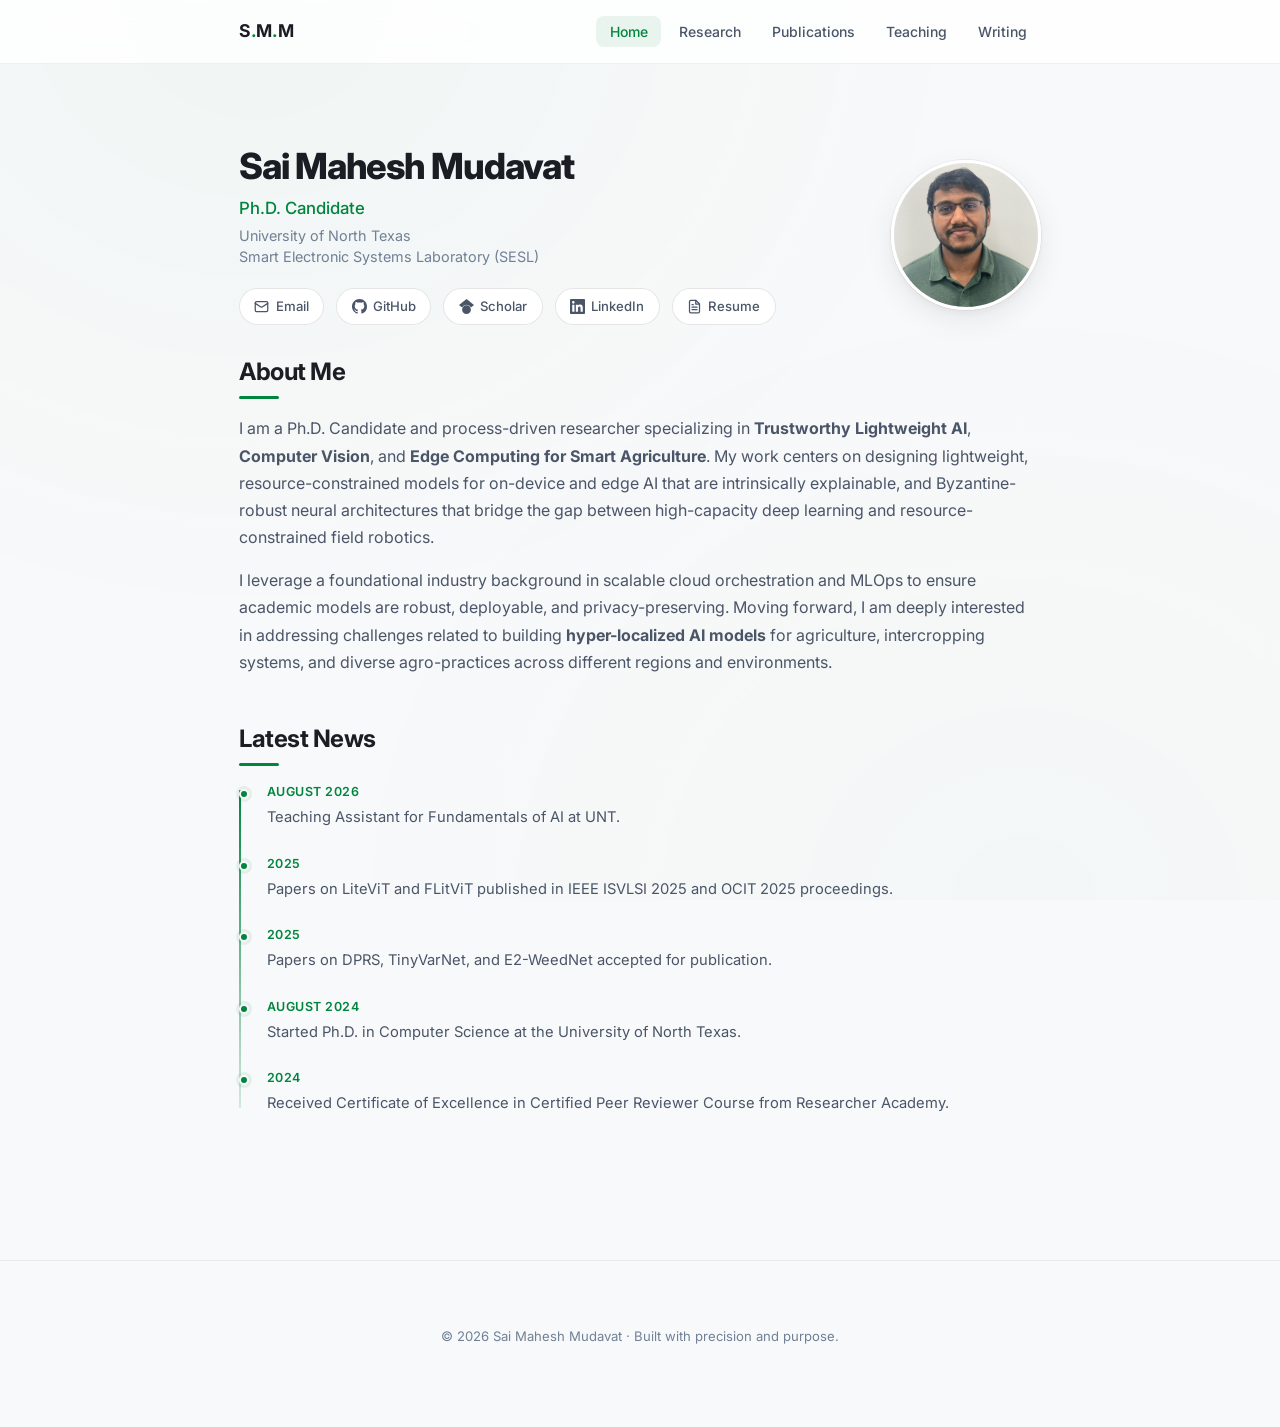
<file: index.html>
<!DOCTYPE html>
<html lang="en">
<head>
  <meta charset="UTF-8">
  <meta name="viewport" content="width=device-width, initial-scale=1.0">
  <title>Sai Mahesh Mudavat — Ph.D. Candidate | Trustworthy AI & Edge Computing</title>
  <meta name="description" content="Sai Mahesh Mudavat is a Ph.D. Candidate at the University of North Texas specializing in Trustworthy Lightweight AI, Computer Vision, and Edge Computing for Smart Agriculture.">
  <link rel="stylesheet" href="assets/css/style.css">
  <link rel="icon" href="data:image/svg+xml,<svg xmlns='http://www.w3.org/2000/svg' viewBox='0 0 100 100'><text y='.9em' font-size='90'>🧠</text></svg>">
</head>
<body>

  <!-- ====== Navigation ====== -->
  <nav class="navbar" id="navbar">
    <div class="nav-container">
      <a href="index.html" class="nav-logo">S<span>.</span>M<span>.</span>M</a>
      <button class="nav-toggle" id="navToggle" aria-label="Toggle navigation">
        <span></span><span></span><span></span>
      </button>
      <ul class="nav-links" id="navLinks">
        <li><a href="index.html" class="active">Home</a></li>
        <li><a href="research.html">Research</a></li>
        <li><a href="publications.html">Publications</a></li>
        <li><a href="teaching.html">Teaching</a></li>
        <li><a href="writing.html">Writing</a></li>
      </ul>
    </div>
  </nav>

  <!-- ====== Main Content ====== -->
  <main class="container page-content">

    <!-- Hero -->
    <header class="hero">
      <div class="hero-text">
        <h1>Sai Mahesh Mudavat</h1>
        <p class="hero-subtitle">Ph.D. Candidate</p>
        <p class="hero-affiliation">
          University of North Texas<br>
          Smart Electronic Systems Laboratory (SESL)
        </p>
        <div class="hero-links">
          <a href="mailto:mahesh.mudavat1@gmail.com,SaiMaheshMudavat@my.unt.edu">
            <svg viewBox="0 0 24 24" fill="none" stroke="currentColor" stroke-width="2" stroke-linecap="round" stroke-linejoin="round"><rect x="2" y="4" width="20" height="16" rx="2"/><path d="m22 7-8.97 5.7a1.94 1.94 0 0 1-2.06 0L2 7"/></svg>
            Email
          </a>
          <a href="https://github.com/saimahesh-ai" target="_blank" rel="noopener">
            <svg viewBox="0 0 24 24" fill="currentColor"><path d="M12 0C5.37 0 0 5.37 0 12c0 5.31 3.435 9.795 8.205 11.385.6.105.825-.255.825-.57 0-.285-.015-1.23-.015-2.235-3.015.555-3.795-.735-4.035-1.41-.135-.345-.72-1.41-1.23-1.695-.42-.225-1.02-.78-.015-.795.945-.015 1.62.87 1.845 1.23 1.08 1.815 2.805 1.305 3.495.99.105-.78.42-1.305.765-1.605-2.67-.3-5.46-1.335-5.46-5.925 0-1.305.465-2.385 1.23-3.225-.12-.3-.54-1.53.12-3.18 0 0 1.005-.315 3.3 1.23.96-.27 1.98-.405 3-.405s2.04.135 3 .405c2.295-1.56 3.3-1.23 3.3-1.23.66 1.65.24 2.88.12 3.18.765.84 1.23 1.905 1.23 3.225 0 4.605-2.805 5.625-5.475 5.925.435.375.81 1.095.81 2.22 0 1.605-.015 2.895-.015 3.3 0 .315.225.69.825.57A12.02 12.02 0 0 0 24 12c0-6.63-5.37-12-12-12z"/></svg>
            GitHub
          </a>
          <a href="https://scholar.google.com/citations?user=NxHLvOcAAAAJ&hl=en" target="_blank" rel="noopener">
            <svg viewBox="0 0 24 24" fill="currentColor"><path d="M12 24a7 7 0 1 1 0-14 7 7 0 0 1 0 14zm0-24L0 9.5l4.838 3.94A8 8 0 0 1 12 9a8 8 0 0 1 7.162 4.44L24 9.5z"/></svg>
            Scholar
          </a>
          <a href="https://linkedin.com/in/yourprofile" target="_blank" rel="noopener">
            <svg viewBox="0 0 24 24" fill="currentColor"><path d="M20.447 20.452h-3.554v-5.569c0-1.328-.027-3.037-1.852-3.037-1.853 0-2.136 1.445-2.136 2.939v5.667H9.351V9h3.414v1.561h.046c.477-.9 1.637-1.85 3.37-1.85 3.601 0 4.267 2.37 4.267 5.455v6.286zM5.337 7.433a2.062 2.062 0 0 1-2.063-2.065 2.064 2.064 0 1 1 2.063 2.065zm1.782 13.019H3.555V9h3.564v11.452zM22.225 0H1.771C.792 0 0 .774 0 1.729v20.542C0 23.227.792 24 1.771 24h20.451C23.2 24 24 23.227 24 22.271V1.729C24 .774 23.2 0 22.222 0h.003z"/></svg>
            LinkedIn
          </a>
          <a href="resume.html">
            <svg viewBox="0 0 24 24" fill="none" stroke="currentColor" stroke-width="2" stroke-linecap="round" stroke-linejoin="round">
              <path d="M14 2H6a2 2 0 0 0-2 2v16a2 2 0 0 0 2 2h12a2 2 0 0 0 2-2V8z"></path>
              <polyline points="14 2 14 8 20 8"></polyline>
              <line x1="16" y1="13" x2="8" y2="13"></line>
              <line x1="16" y1="17" x2="8" y2="17"></line>
              <polyline points="10 9 9 9 8 9"></polyline>
            </svg>
            Resume
          </a>
        </div>
      </div>
      <img src="assets/img/profile.jpg" alt="Sai Mahesh Mudavat" class="profile-img" onerror="this.style.background='linear-gradient(135deg, #00853E, #2dd4bf)'; this.style.display='flex'; this.alt='SM';">
    </header>

    <!-- About Me -->
    <section class="section reveal" id="about">
      <h2>About Me</h2>
      <p>
        I am a Ph.D. Candidate and process-driven researcher specializing in <strong>Trustworthy Lightweight AI</strong>, 
        <strong>Computer Vision</strong>, and <strong>Edge Computing for Smart Agriculture</strong>. My work centers on designing 
        lightweight, resource-constrained models for on-device and edge AI that are intrinsically explainable, and Byzantine-robust 
        neural architectures that bridge the gap between high-capacity deep learning and resource-constrained field robotics.
      </p>
      <p>
        I leverage a foundational industry background in scalable cloud orchestration and MLOps to ensure academic models 
        are robust, deployable, and privacy-preserving. Moving forward, I am deeply interested in addressing challenges 
        related to building <strong>hyper-localized AI models</strong> for agriculture, intercropping systems, and diverse 
        agro-practices across different regions and environments.
      </p>
    </section>

    <!-- Latest News -->
    <section class="section reveal" id="news">
      <h2>Latest News</h2>
      <div class="timeline">
        <div class="timeline-item">
          <div class="timeline-date">August 2026</div>
          <div class="timeline-content">Teaching Assistant for Fundamentals of AI at UNT.</div>
        </div>
        <div class="timeline-item">
          <div class="timeline-date">2025</div>
          <div class="timeline-content">Papers on LiteViT and FLitViT published in IEEE ISVLSI 2025 and OCIT 2025 proceedings.</div>
        </div>
        <div class="timeline-item">
          <div class="timeline-date">2025</div>
          <div class="timeline-content">Papers on DPRS, TinyVarNet, and E2-WeedNet accepted for publication.</div>
        </div>
        <div class="timeline-item">
          <div class="timeline-date">August 2024</div>
          <div class="timeline-content">Started Ph.D. in Computer Science at the University of North Texas.</div>
        </div>
        <div class="timeline-item">
          <div class="timeline-date">2024</div>
          <div class="timeline-content">Received Certificate of Excellence in Certified Peer Reviewer Course from Researcher Academy.</div>
        </div>
      </div>
    </section>

  </main>

  <!-- ====== Footer ====== -->
  <footer class="footer">
    <div class="container">
      <p>&copy; 2026 Sai Mahesh Mudavat · Built with precision and purpose.</p>
    </div>
  </footer>

  <!-- ====== Scripts ====== -->
  <script>
    // Mobile nav toggle
    const navToggle = document.getElementById('navToggle');
    const navLinks = document.getElementById('navLinks');
    navToggle.addEventListener('click', () => navLinks.classList.toggle('show'));

    // Navbar scroll effect
    const navbar = document.getElementById('navbar');
    window.addEventListener('scroll', () => {
      navbar.classList.toggle('scrolled', window.scrollY > 10);
    });

    // Scroll reveal
    const revealEls = document.querySelectorAll('.reveal');
    const observer = new IntersectionObserver((entries) => {
      entries.forEach(entry => {
        if (entry.isIntersecting) {
          entry.target.classList.add('visible');
          observer.unobserve(entry.target);
        }
      });
    }, { threshold: 0.1 });
    revealEls.forEach(el => observer.observe(el));
  </script>

</body>
</html>
</file>
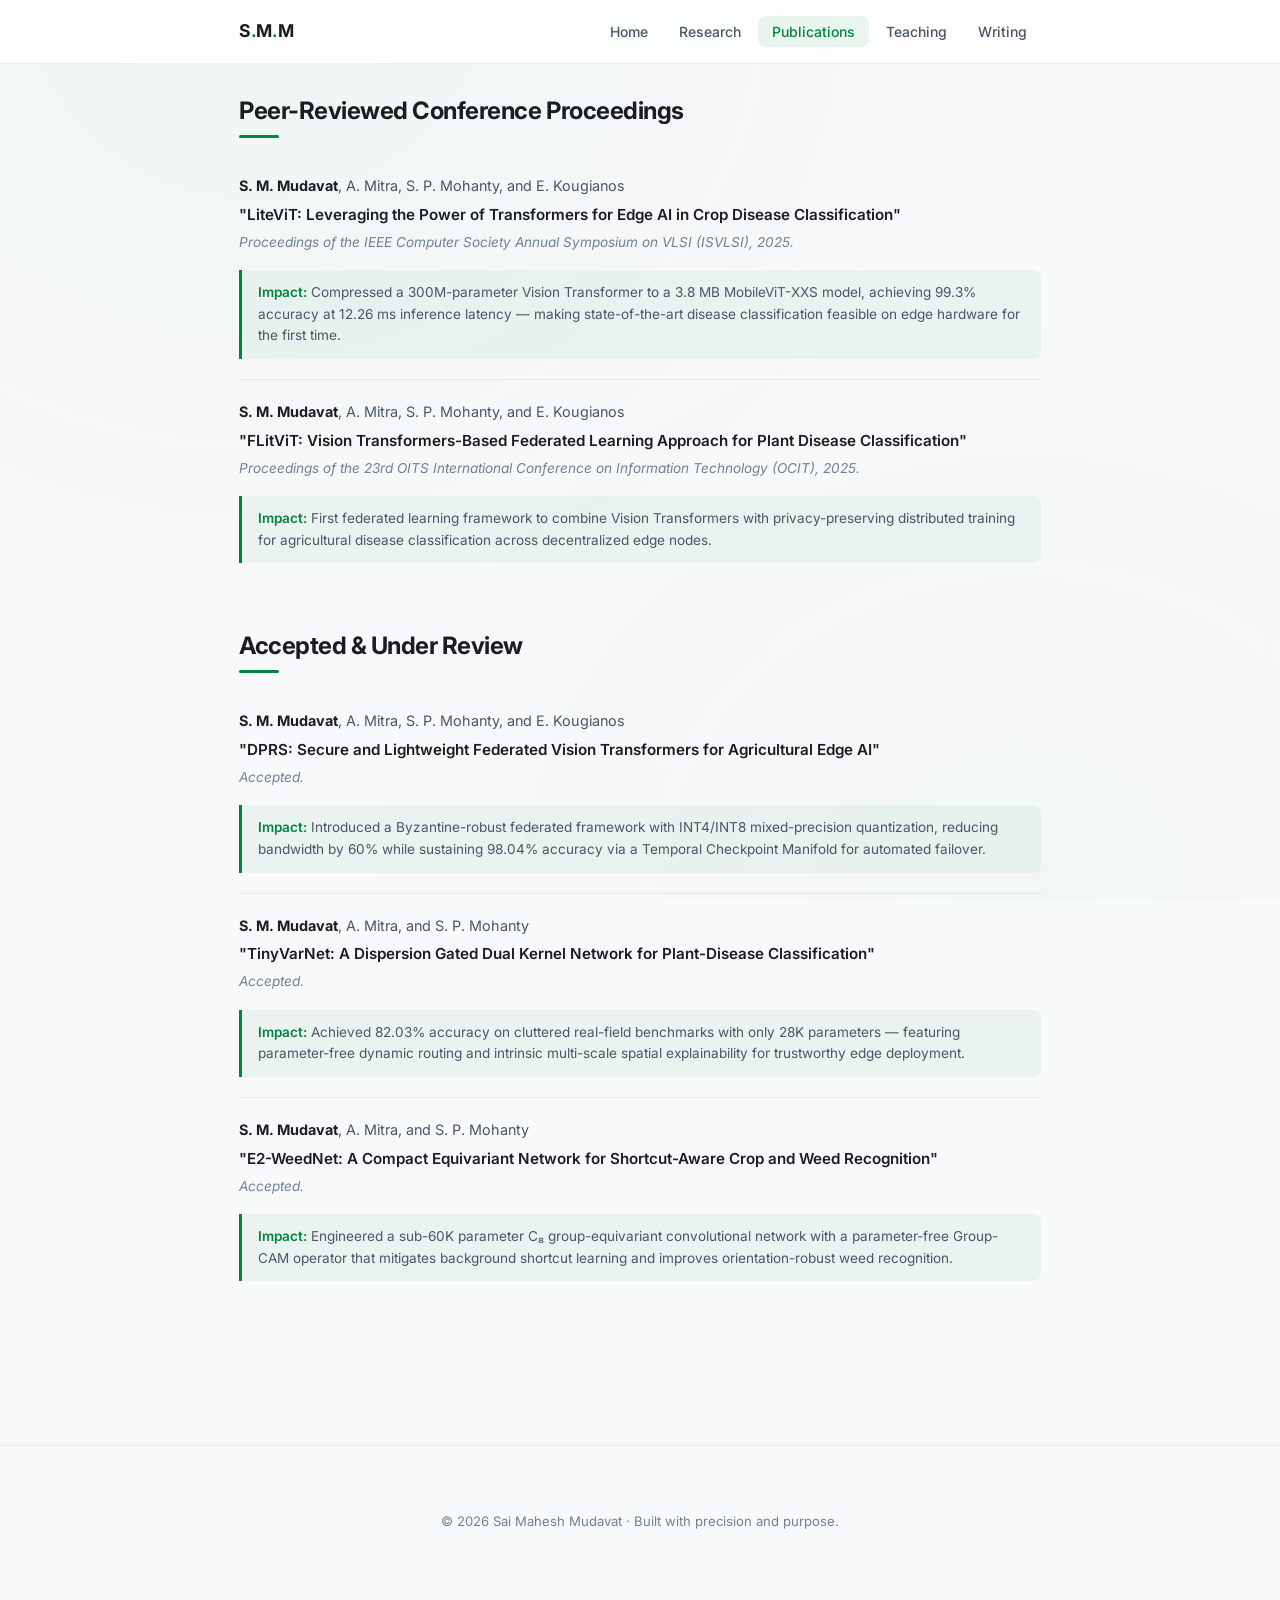
<file: publications.html>
<!DOCTYPE html>
<html lang="en">
<head>
  <meta charset="UTF-8">
  <meta name="viewport" content="width=device-width, initial-scale=1.0">
  <title>Publications — Sai Mahesh Mudavat</title>
  <meta name="description" content="Publications by Sai Mahesh Mudavat in lightweight Vision Transformers, federated learning, and edge AI for smart agriculture.">
  <link rel="stylesheet" href="assets/css/style.css">
  <link rel="icon" href="data:image/svg+xml,<svg xmlns='http://www.w3.org/2000/svg' viewBox='0 0 100 100'><text y='.9em' font-size='90'>🧠</text></svg>">
</head>
<body>

  <!-- ====== Navigation ====== -->
  <nav class="navbar" id="navbar">
    <div class="nav-container">
      <a href="index.html" class="nav-logo">S<span>.</span>M<span>.</span>M</a>
      <button class="nav-toggle" id="navToggle" aria-label="Toggle navigation">
        <span></span><span></span><span></span>
      </button>
      <ul class="nav-links" id="navLinks">
        <li><a href="index.html">Home</a></li>
        <li><a href="research.html">Research</a></li>
        <li><a href="publications.html" class="active">Publications</a></li>
        <li><a href="teaching.html">Teaching</a></li>
        <li><a href="writing.html">Writing</a></li>
      </ul>
    </div>
  </nav>

  <!-- ====== Main Content ====== -->
  <main class="container page-content">

    <!-- Published -->
    <section class="section reveal" id="published">
      <h2>Peer-Reviewed Conference Proceedings</h2>

      <div class="pub-item">
        <p class="authors">
          <span class="author-highlight">S. M. Mudavat</span>, A. Mitra, S. P. Mohanty, and E. Kougianos
        </p>
        <p class="title">
          "LiteViT: Leveraging the Power of Transformers for Edge AI in Crop Disease Classification"
        </p>
        <p class="venue">
          Proceedings of the IEEE Computer Society Annual Symposium on VLSI (ISVLSI), 2025.
        </p>
        <div class="impact-box">
          <strong>Impact:</strong> Compressed a 300M-parameter Vision Transformer to a 3.8 MB MobileViT-XXS model, 
          achieving 99.3% accuracy at 12.26 ms inference latency — making state-of-the-art disease classification 
          feasible on edge hardware for the first time.
        </div>
      </div>

      <div class="pub-item">
        <p class="authors">
          <span class="author-highlight">S. M. Mudavat</span>, A. Mitra, S. P. Mohanty, and E. Kougianos
        </p>
        <p class="title">
          "FLitViT: Vision Transformers-Based Federated Learning Approach for Plant Disease Classification"
        </p>
        <p class="venue">
          Proceedings of the 23rd OITS International Conference on Information Technology (OCIT), 2025.
        </p>
        <div class="impact-box">
          <strong>Impact:</strong> First federated learning framework to combine Vision Transformers with privacy-preserving 
          distributed training for agricultural disease classification across decentralized edge nodes.
        </div>
      </div>

    </section>

    <!-- Accepted / Under Review -->
    <section class="section reveal" id="preprints">
      <h2>Accepted &amp; Under Review</h2>

      <div class="pub-item">
        <p class="authors">
          <span class="author-highlight">S. M. Mudavat</span>, A. Mitra, S. P. Mohanty, and E. Kougianos
        </p>
        <p class="title">
          "DPRS: Secure and Lightweight Federated Vision Transformers for Agricultural Edge AI"
        </p>
        <p class="venue">Accepted.</p>
        <div class="impact-box">
          <strong>Impact:</strong> Introduced a Byzantine-robust federated framework with INT4/INT8 mixed-precision quantization, 
          reducing bandwidth by 60% while sustaining 98.04% accuracy via a Temporal Checkpoint Manifold for automated failover.
        </div>
      </div>

      <div class="pub-item">
        <p class="authors">
          <span class="author-highlight">S. M. Mudavat</span>, A. Mitra, and S. P. Mohanty
        </p>
        <p class="title">
          "TinyVarNet: A Dispersion Gated Dual Kernel Network for Plant-Disease Classification"
        </p>
        <p class="venue">Accepted.</p>
        <div class="impact-box">
          <strong>Impact:</strong> Achieved 82.03% accuracy on cluttered real-field benchmarks with only 28K parameters — 
          featuring parameter-free dynamic routing and intrinsic multi-scale spatial explainability for trustworthy edge deployment.
        </div>
      </div>

      <div class="pub-item">
        <p class="authors">
          <span class="author-highlight">S. M. Mudavat</span>, A. Mitra, and S. P. Mohanty
        </p>
        <p class="title">
          "E2-WeedNet: A Compact Equivariant Network for Shortcut-Aware Crop and Weed Recognition"
        </p>
        <p class="venue">Accepted.</p>
        <div class="impact-box">
          <strong>Impact:</strong> Engineered a sub-60K parameter C₈ group-equivariant convolutional network with a parameter-free 
          Group-CAM operator that mitigates background shortcut learning and improves orientation-robust weed recognition.
        </div>
      </div>

    </section>

  </main>

  <!-- ====== Footer ====== -->
  <footer class="footer">
    <div class="container">
      <p>&copy; 2026 Sai Mahesh Mudavat · Built with precision and purpose.</p>
    </div>
  </footer>

  <!-- ====== Scripts ====== -->
  <script>
    const navToggle = document.getElementById('navToggle');
    const navLinks = document.getElementById('navLinks');
    navToggle.addEventListener('click', () => navLinks.classList.toggle('show'));

    const navbar = document.getElementById('navbar');
    window.addEventListener('scroll', () => {
      navbar.classList.toggle('scrolled', window.scrollY > 10);
    });

    const revealEls = document.querySelectorAll('.reveal');
    const observer = new IntersectionObserver((entries) => {
      entries.forEach(entry => {
        if (entry.isIntersecting) {
          entry.target.classList.add('visible');
          observer.unobserve(entry.target);
        }
      });
    }, { threshold: 0.1 });
    revealEls.forEach(el => observer.observe(el));
  </script>

</body>
</html>
</file>
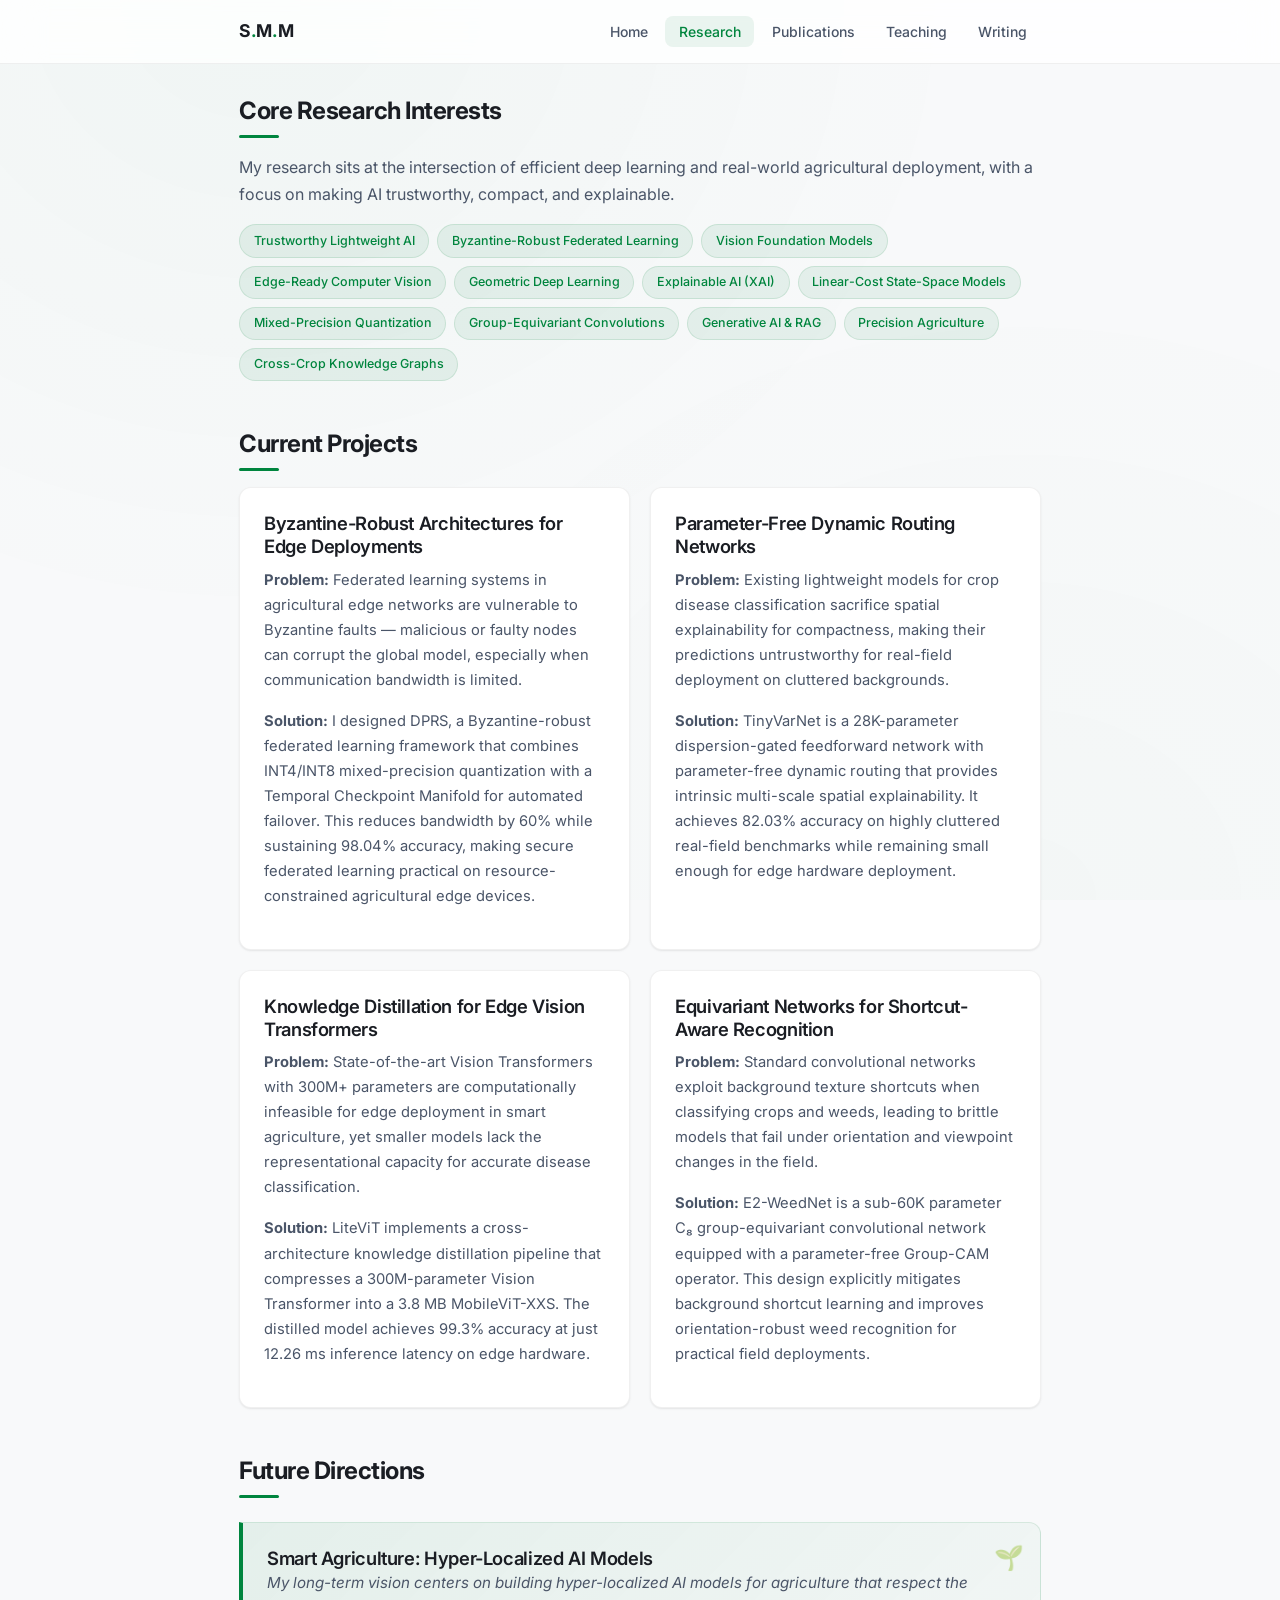
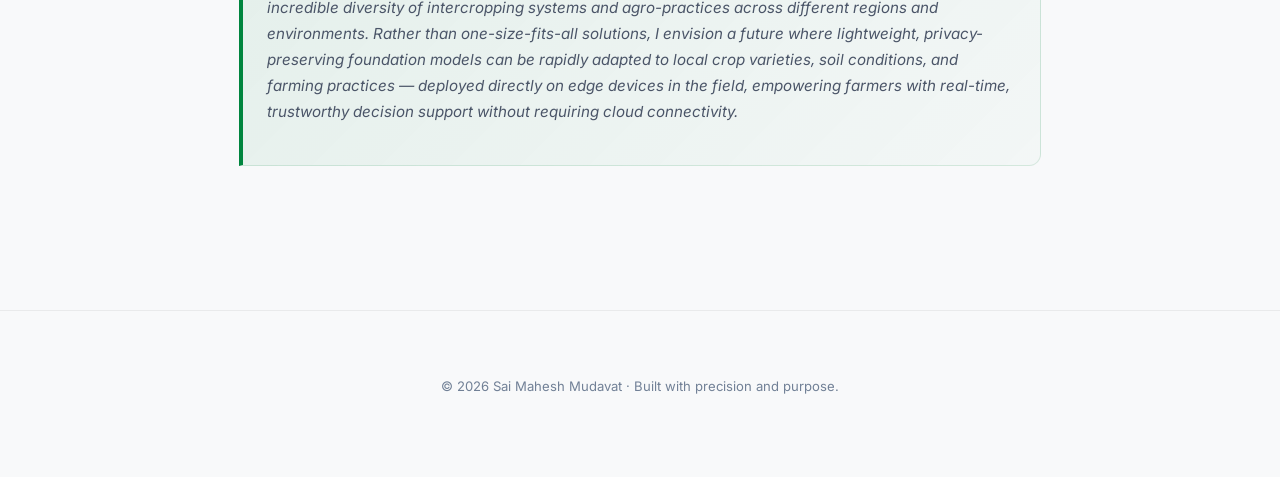
<file: research.html>
<!DOCTYPE html>
<html lang="en">
<head>
  <meta charset="UTF-8">
  <meta name="viewport" content="width=device-width, initial-scale=1.0">
  <title>Research — Sai Mahesh Mudavat</title>
  <meta name="description" content="Research interests and current projects of Sai Mahesh Mudavat: Trustworthy Lightweight AI, Byzantine-Robust Federated Learning, Vision Foundation Models, and Edge-Ready Computer Vision.">
  <link rel="stylesheet" href="assets/css/style.css">
  <link rel="icon" href="data:image/svg+xml,<svg xmlns='http://www.w3.org/2000/svg' viewBox='0 0 100 100'><text y='.9em' font-size='90'>🧠</text></svg>">
</head>
<body>

  <!-- ====== Navigation ====== -->
  <nav class="navbar" id="navbar">
    <div class="nav-container">
      <a href="index.html" class="nav-logo">S<span>.</span>M<span>.</span>M</a>
      <button class="nav-toggle" id="navToggle" aria-label="Toggle navigation">
        <span></span><span></span><span></span>
      </button>
      <ul class="nav-links" id="navLinks">
        <li><a href="index.html">Home</a></li>
        <li><a href="research.html" class="active">Research</a></li>
        <li><a href="publications.html">Publications</a></li>
        <li><a href="teaching.html">Teaching</a></li>
        <li><a href="writing.html">Writing</a></li>
      </ul>
    </div>
  </nav>

  <!-- ====== Main Content ====== -->
  <main class="container page-content">

    <!-- Core Research Interests -->
    <section class="section reveal" id="interests">
      <h2>Core Research Interests</h2>
      <p>My research sits at the intersection of efficient deep learning and real-world agricultural deployment, with a focus on making AI trustworthy, compact, and explainable.</p>
      <div class="tags">
        <span class="tag">Trustworthy Lightweight AI</span>
        <span class="tag">Byzantine-Robust Federated Learning</span>
        <span class="tag">Vision Foundation Models</span>
        <span class="tag">Edge-Ready Computer Vision</span>
        <span class="tag">Geometric Deep Learning</span>
        <span class="tag">Explainable AI (XAI)</span>
        <span class="tag">Linear-Cost State-Space Models</span>
        <span class="tag">Mixed-Precision Quantization</span>
        <span class="tag">Group-Equivariant Convolutions</span>
        <span class="tag">Generative AI & RAG</span>
        <span class="tag">Precision Agriculture</span>
        <span class="tag">Cross-Crop Knowledge Graphs</span>
      </div>
    </section>

    <!-- Current Projects -->
    <section class="section reveal" id="projects">
      <h2>Current Projects</h2>
      <div class="card-grid">

        <div class="card">
          <h3>Byzantine-Robust Architectures for Edge Deployments</h3>
          <p>
            <strong>Problem:</strong> Federated learning systems in agricultural edge networks are vulnerable to Byzantine faults — 
            malicious or faulty nodes can corrupt the global model, especially when communication bandwidth is limited.
          </p>
          <p>
            <strong>Solution:</strong> I designed DPRS, a Byzantine-robust federated learning framework that combines INT4/INT8 
            mixed-precision quantization with a Temporal Checkpoint Manifold for automated failover. This reduces bandwidth 
            by 60% while sustaining 98.04% accuracy, making secure federated learning practical on resource-constrained 
            agricultural edge devices.
          </p>
        </div>

        <div class="card">
          <h3>Parameter-Free Dynamic Routing Networks</h3>
          <p>
            <strong>Problem:</strong> Existing lightweight models for crop disease classification sacrifice spatial explainability 
            for compactness, making their predictions untrustworthy for real-field deployment on cluttered backgrounds.
          </p>
          <p>
            <strong>Solution:</strong> TinyVarNet is a 28K-parameter dispersion-gated feedforward network with parameter-free 
            dynamic routing that provides intrinsic multi-scale spatial explainability. It achieves 82.03% accuracy on 
            highly cluttered real-field benchmarks while remaining small enough for edge hardware deployment.
          </p>
        </div>

        <div class="card">
          <h3>Knowledge Distillation for Edge Vision Transformers</h3>
          <p>
            <strong>Problem:</strong> State-of-the-art Vision Transformers with 300M+ parameters are computationally infeasible 
            for edge deployment in smart agriculture, yet smaller models lack the representational capacity for accurate 
            disease classification.
          </p>
          <p>
            <strong>Solution:</strong> LiteViT implements a cross-architecture knowledge distillation pipeline that compresses 
            a 300M-parameter Vision Transformer into a 3.8 MB MobileViT-XXS. The distilled model achieves 99.3% accuracy 
            at just 12.26 ms inference latency on edge hardware.
          </p>
        </div>

        <div class="card">
          <h3>Equivariant Networks for Shortcut-Aware Recognition</h3>
          <p>
            <strong>Problem:</strong> Standard convolutional networks exploit background texture shortcuts when classifying crops 
            and weeds, leading to brittle models that fail under orientation and viewpoint changes in the field.
          </p>
          <p>
            <strong>Solution:</strong> E2-WeedNet is a sub-60K parameter C₈ group-equivariant convolutional network equipped 
            with a parameter-free Group-CAM operator. This design explicitly mitigates background shortcut learning and 
            improves orientation-robust weed recognition for practical field deployments.
          </p>
        </div>

      </div>
    </section>

    <!-- Future Directions -->
    <section class="section reveal" id="future">
      <h2>Future Directions</h2>
      <div class="vision-box">
        <h3>Smart Agriculture: Hyper-Localized AI Models</h3>
        <p>
          My long-term vision centers on building hyper-localized AI models for agriculture that respect the incredible diversity 
          of intercropping systems and agro-practices across different regions and environments. Rather than one-size-fits-all 
          solutions, I envision a future where lightweight, privacy-preserving foundation models can be rapidly adapted to 
          local crop varieties, soil conditions, and farming practices — deployed directly on edge devices in the field, 
          empowering farmers with real-time, trustworthy decision support without requiring cloud connectivity.
        </p>
      </div>
    </section>

  </main>

  <!-- ====== Footer ====== -->
  <footer class="footer">
    <div class="container">
      <p>&copy; 2026 Sai Mahesh Mudavat · Built with precision and purpose.</p>
    </div>
  </footer>

  <!-- ====== Scripts ====== -->
  <script>
    const navToggle = document.getElementById('navToggle');
    const navLinks = document.getElementById('navLinks');
    navToggle.addEventListener('click', () => navLinks.classList.toggle('show'));

    const navbar = document.getElementById('navbar');
    window.addEventListener('scroll', () => {
      navbar.classList.toggle('scrolled', window.scrollY > 10);
    });

    const revealEls = document.querySelectorAll('.reveal');
    const observer = new IntersectionObserver((entries) => {
      entries.forEach(entry => {
        if (entry.isIntersecting) {
          entry.target.classList.add('visible');
          observer.unobserve(entry.target);
        }
      });
    }, { threshold: 0.1 });
    revealEls.forEach(el => observer.observe(el));
  </script>

</body>
</html>
</file>
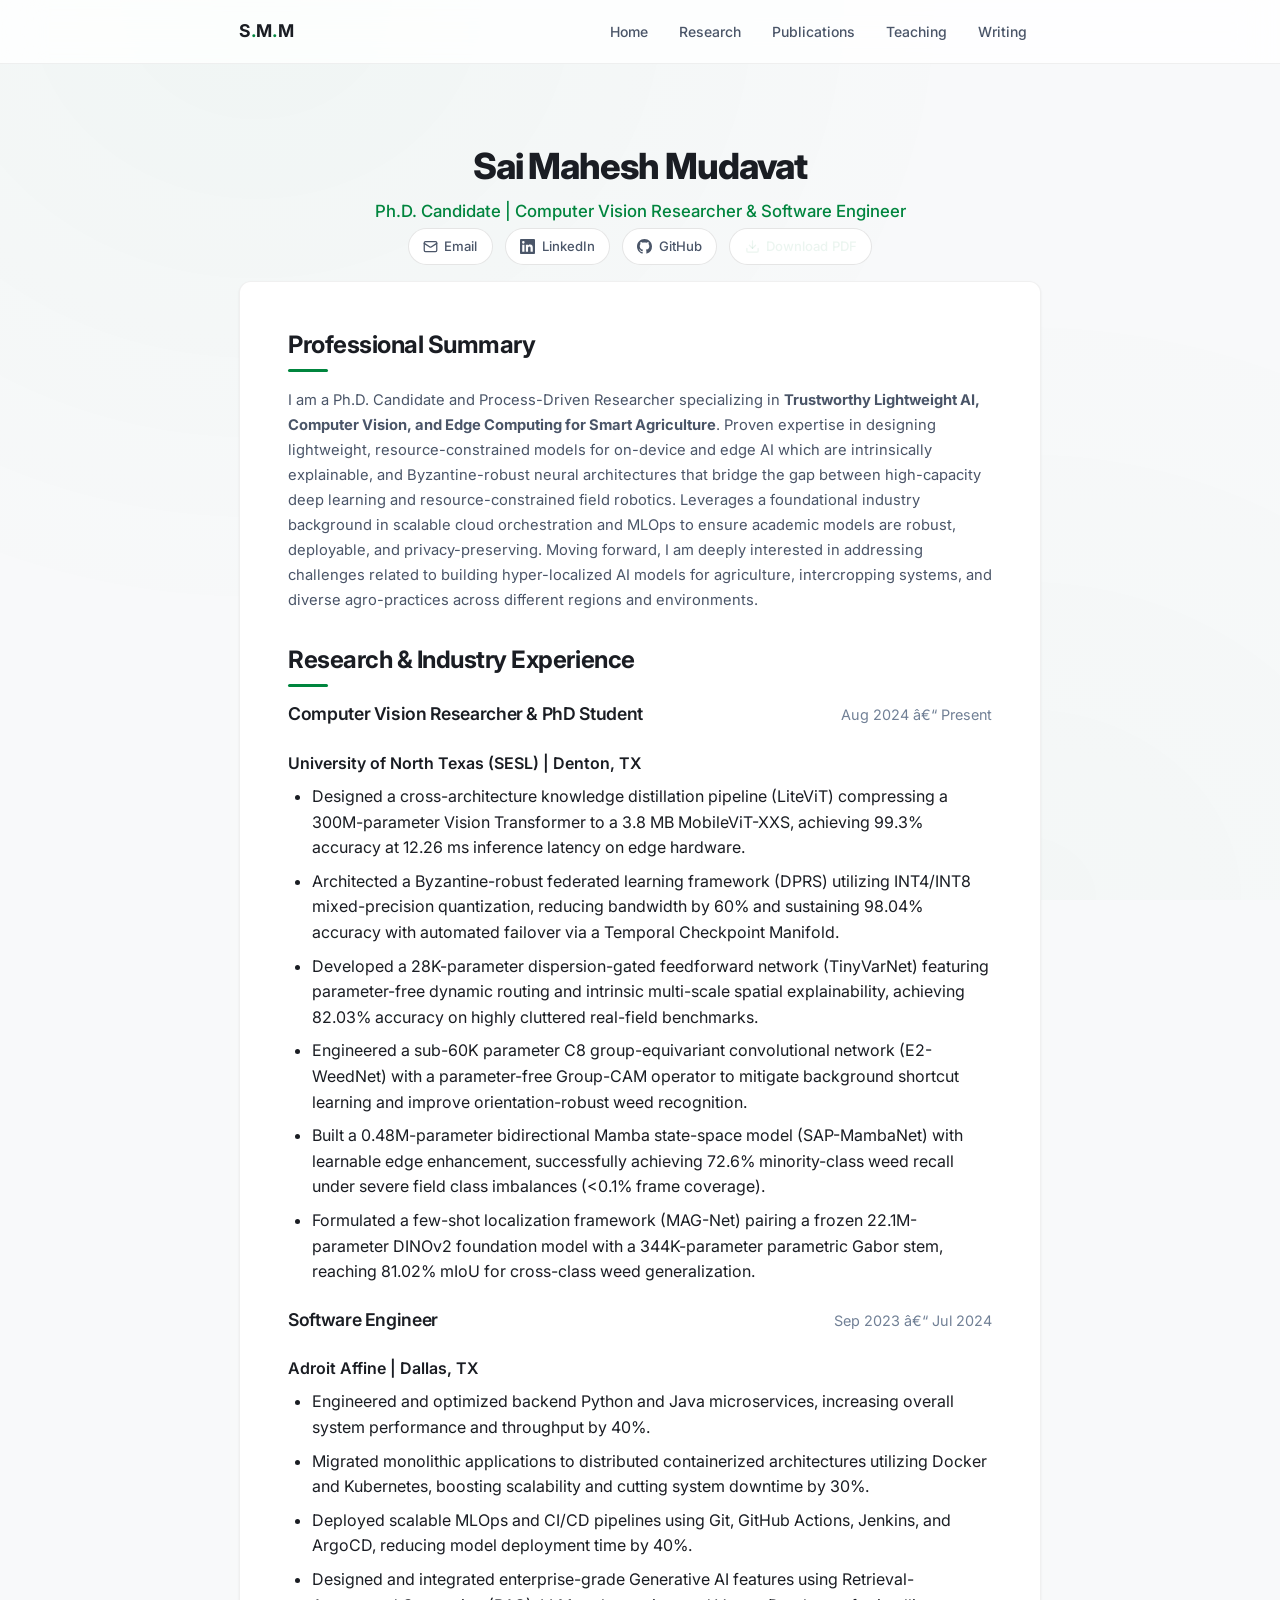
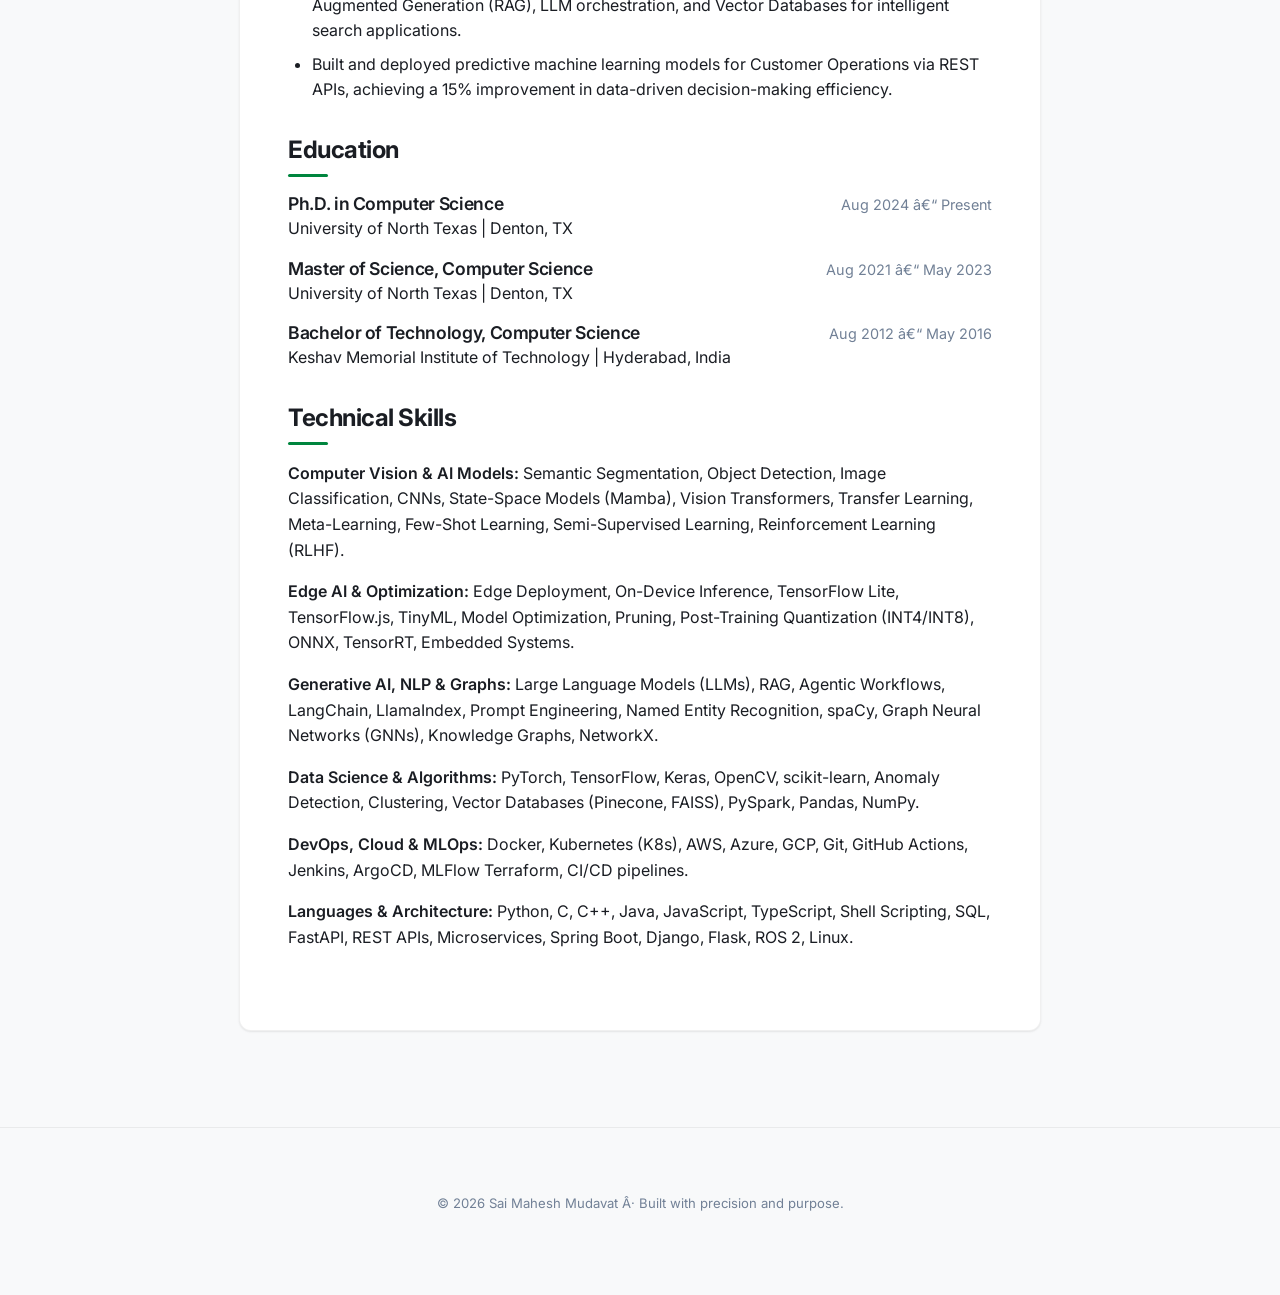
<file: resume.html>
<!DOCTYPE html>
<html lang="en">
<head>
  <meta charset="UTF-8">
  <meta name="viewport" content="width=device-width, initial-scale=1.0">
  <title>Resume â€” Sai Mahesh Mudavat</title>
  <meta name="description" content="Resume of Sai Mahesh Mudavat, Ph.D. Candidate specializing in Trustworthy Lightweight AI, Computer Vision, and Edge Computing.">
  <link rel="stylesheet" href="assets/css/style.css">
  <link rel="icon" href="data:image/svg+xml,<svg xmlns='http://www.w3.org/2000/svg' viewBox='0 0 100 100'><text y='.9em' font-size='90'>ðŸ§ </text></svg>">
  <style>
    .resume-section { margin-bottom: 2rem; }
    .resume-item { margin-bottom: 1.5rem; }
    .resume-header { display: flex; justify-content: space-between; align-items: baseline; border-bottom: 1px solid var(--border-color); padding-bottom: 0.5rem; margin-bottom: 1rem; }
    .resume-header h3 { margin: 0; font-size: 1.1rem; }
    .resume-date { color: var(--text-muted); font-size: 0.9rem; }
    .resume-company { font-weight: 600; margin-bottom: 0.5rem; }
    .resume-list { list-style-type: disc; padding-left: 1.5rem; margin-top: 0.5rem; }
    .resume-list li { margin-bottom: 0.5rem; }
    .skills-grid { display: grid; gap: 1rem; }
    .skill-category { font-weight: 600; }
  </style>
</head>
<body>

  <!-- ====== Navigation ====== -->
  <nav class="navbar" id="navbar">
    <div class="nav-container">
      <a href="index.html" class="nav-logo">S<span>.</span>M<span>.</span>M</a>
      <button class="nav-toggle" id="navToggle" aria-label="Toggle navigation">
        <span></span><span></span><span></span>
      </button>
      <ul class="nav-links" id="navLinks">
        <li><a href="index.html">Home</a></li>
        <li><a href="research.html">Research</a></li>
        <li><a href="publications.html">Publications</a></li>
        <li><a href="teaching.html">Teaching</a></li>
        <li><a href="writing.html">Writing</a></li>
      </ul>
    </div>
  </nav>

  <!-- ====== Main Content ====== -->
  <main class="container page-content">
    <header class="hero" style="border-bottom: none; margin-bottom: 0; padding-bottom: 1rem;">
      <div class="hero-text" style="text-align: center; margin: 0 auto;">
        <h1 style="margin-bottom: 0.5rem;">Sai Mahesh Mudavat</h1>
        <p class="hero-subtitle">Ph.D. Candidate | Computer Vision Researcher & Software Engineer</p>
        <div class="hero-links" style="justify-content: center;">
          <a href="mailto:mahesh.mudavat1@gmail.com"><svg viewBox="0 0 24 24" fill="none" stroke="currentColor" stroke-width="2" stroke-linecap="round" stroke-linejoin="round"><rect x="2" y="4" width="20" height="16" rx="2"/><path d="m22 7-8.97 5.7a1.94 1.94 0 0 1-2.06 0L2 7"/></svg> Email</a>
          <a href="https://linkedin.com/in/yourprofile" target="_blank" rel="noopener"><svg viewBox="0 0 24 24" fill="currentColor"><path d="M20.447 20.452h-3.554v-5.569c0-1.328-.027-3.037-1.852-3.037-1.853 0-2.136 1.445-2.136 2.939v5.667H9.351V9h3.414v1.561h.046c.477-.9 1.637-1.85 3.37-1.85 3.601 0 4.267 2.37 4.267 5.455v6.286zM5.337 7.433a2.062 2.062 0 0 1-2.063-2.065 2.064 2.064 0 1 1 2.063 2.065zm1.782 13.019H3.555V9h3.564v11.452zM22.225 0H1.771C.792 0 0 .774 0 1.729v20.542C0 23.227.792 24 1.771 24h20.451C23.2 24 24 23.227 24 22.271V1.729C24 .774 23.2 0 22.222 0h.003z"/></svg> LinkedIn</a>
          <a href="https://github.com/saimahesh-ai" target="_blank" rel="noopener"><svg viewBox="0 0 24 24" fill="currentColor"><path d="M12 0C5.37 0 0 5.37 0 12c0 5.31 3.435 9.795 8.205 11.385.6.105.825-.255.825-.57 0-.285-.015-1.23-.015-2.235-3.015.555-3.795-.735-4.035-1.41-.135-.345-.72-1.41-1.23-1.695-.42-.225-1.02-.78-.015-.795.945-.015 1.62.87 1.845 1.23 1.08 1.815 2.805 1.305 3.495.99.105-.78.42-1.305.765-1.605-2.67-.3-5.46-1.335-5.46-5.925 0-1.305.465-2.385 1.23-3.225-.12-.3-.54-1.53.12-3.18 0 0 1.005-.315 3.3 1.23.96-.27 1.98-.405 3-.405s2.04.135 3 .405c2.295-1.56 3.3-1.23 3.3-1.23.66 1.65.24 2.88.12 3.18.765.84 1.23 1.905 1.23 3.225 0 4.605-2.805 5.625-5.475 5.925.435.375.81 1.095.81 2.22 0 1.605-.015 2.895-.015 3.3 0 .315.225.69.825.57A12.02 12.02 0 0 0 24 12c0-6.63-5.37-12-12-12z"/></svg> GitHub</a>
          <a href="assets/Resume.pdf" target="_blank" rel="noopener" download style="color: var(--accent-light);"><svg viewBox="0 0 24 24" fill="none" stroke="currentColor" stroke-width="2" stroke-linecap="round" stroke-linejoin="round"><path d="M21 15v4a2 2 0 0 1-2 2H5a2 2 0 0 1-2-2v-4"></path><polyline points="7 10 12 15 17 10"></polyline><line x1="12" y1="15" x2="12" y2="3"></line></svg> Download PDF</a>
        </div>
      </div>
    </header>

    <div class="card" style="padding: 3rem;">
        <!-- Summary -->
        <section class="resume-section">
            <h2>Professional Summary</h2>
            <p>I am a Ph.D. Candidate and Process-Driven Researcher specializing in <strong>Trustworthy Lightweight AI, Computer Vision, and Edge Computing for Smart Agriculture</strong>. Proven expertise in designing lightweight, resource-constrained models for on-device and edge AI which are intrinsically explainable, and Byzantine-robust neural architectures that bridge the gap between high-capacity deep learning and resource-constrained field robotics. Leverages a foundational industry background in scalable cloud orchestration and MLOps to ensure academic models are robust, deployable, and privacy-preserving. Moving forward, I am deeply interested in addressing challenges related to building hyper-localized AI models for agriculture, intercropping systems, and diverse agro-practices across different regions and environments.</p>
        </section>

        <!-- Experience -->
        <section class="resume-section">
            <h2>Research & Industry Experience</h2>
            
            <div class="resume-item">
                <div class="resume-header">
                    <h3>Computer Vision Researcher & PhD Student</h3>
                    <span class="resume-date">Aug 2024 â€“ Present</span>
                </div>
                <div class="resume-company">University of North Texas (SESL) | Denton, TX</div>
                <ul class="resume-list">
                    <li>Designed a cross-architecture knowledge distillation pipeline (LiteViT) compressing a 300M-parameter Vision Transformer to a 3.8 MB MobileViT-XXS, achieving 99.3% accuracy at 12.26 ms inference latency on edge hardware.</li>
                    <li>Architected a Byzantine-robust federated learning framework (DPRS) utilizing INT4/INT8 mixed-precision quantization, reducing bandwidth by 60% and sustaining 98.04% accuracy with automated failover via a Temporal Checkpoint Manifold.</li>
                    <li>Developed a 28K-parameter dispersion-gated feedforward network (TinyVarNet) featuring parameter-free dynamic routing and intrinsic multi-scale spatial explainability, achieving 82.03% accuracy on highly cluttered real-field benchmarks.</li>
                    <li>Engineered a sub-60K parameter C8 group-equivariant convolutional network (E2-WeedNet) with a parameter-free Group-CAM operator to mitigate background shortcut learning and improve orientation-robust weed recognition.</li>
                    <li>Built a 0.48M-parameter bidirectional Mamba state-space model (SAP-MambaNet) with learnable edge enhancement, successfully achieving 72.6% minority-class weed recall under severe field class imbalances (<0.1% frame coverage).</li>
                    <li>Formulated a few-shot localization framework (MAG-Net) pairing a frozen 22.1M-parameter DINOv2 foundation model with a 344K-parameter parametric Gabor stem, reaching 81.02% mIoU for cross-class weed generalization.</li>
                </ul>
            </div>

            <div class="resume-item">
                <div class="resume-header">
                    <h3>Software Engineer</h3>
                    <span class="resume-date">Sep 2023 â€“ Jul 2024</span>
                </div>
                <div class="resume-company">Adroit Affine | Dallas, TX</div>
                <ul class="resume-list">
                    <li>Engineered and optimized backend Python and Java microservices, increasing overall system performance and throughput by 40%.</li>
                    <li>Migrated monolithic applications to distributed containerized architectures utilizing Docker and Kubernetes, boosting scalability and cutting system downtime by 30%.</li>
                    <li>Deployed scalable MLOps and CI/CD pipelines using Git, GitHub Actions, Jenkins, and ArgoCD, reducing model deployment time by 40%.</li>
                    <li>Designed and integrated enterprise-grade Generative AI features using Retrieval-Augmented Generation (RAG), LLM orchestration, and Vector Databases for intelligent search applications.</li>
                    <li>Built and deployed predictive machine learning models for Customer Operations via REST APIs, achieving a 15% improvement in data-driven decision-making efficiency.</li>
                </ul>
            </div>
        </section>

        <!-- Education -->
        <section class="resume-section">
            <h2>Education</h2>
            <ul class="resume-list" style="list-style-type: none; padding-left: 0;">
                <li style="margin-bottom: 1rem;">
                    <div class="resume-header" style="border: none; margin-bottom: 0; padding-bottom: 0;">
                        <h3 style="margin-bottom: 0;">Ph.D. in Computer Science</h3>
                        <span class="resume-date">Aug 2024 â€“ Present</span>
                    </div>
                    <div>University of North Texas | Denton, TX</div>
                </li>
                <li style="margin-bottom: 1rem;">
                    <div class="resume-header" style="border: none; margin-bottom: 0; padding-bottom: 0;">
                        <h3 style="margin-bottom: 0;">Master of Science, Computer Science</h3>
                        <span class="resume-date">Aug 2021 â€“ May 2023</span>
                    </div>
                    <div>University of North Texas | Denton, TX</div>
                </li>
                <li>
                    <div class="resume-header" style="border: none; margin-bottom: 0; padding-bottom: 0;">
                        <h3 style="margin-bottom: 0;">Bachelor of Technology, Computer Science</h3>
                        <span class="resume-date">Aug 2012 â€“ May 2016</span>
                    </div>
                    <div>Keshav Memorial Institute of Technology | Hyderabad, India</div>
                </li>
            </ul>
        </section>

        <!-- Technical Skills -->
        <section class="resume-section">
            <h2>Technical Skills</h2>
            <div class="skills-grid">
                <div><span class="skill-category">Computer Vision & AI Models:</span> Semantic Segmentation, Object Detection, Image Classification, CNNs, State-Space Models (Mamba), Vision Transformers, Transfer Learning, Meta-Learning, Few-Shot Learning, Semi-Supervised Learning, Reinforcement Learning (RLHF).</div>
                <div><span class="skill-category">Edge AI & Optimization:</span> Edge Deployment, On-Device Inference, TensorFlow Lite, TensorFlow.js, TinyML, Model Optimization, Pruning, Post-Training Quantization (INT4/INT8), ONNX, TensorRT, Embedded Systems.</div>
                <div><span class="skill-category">Generative AI, NLP & Graphs:</span> Large Language Models (LLMs), RAG, Agentic Workflows, LangChain, LlamaIndex, Prompt Engineering, Named Entity Recognition, spaCy, Graph Neural Networks (GNNs), Knowledge Graphs, NetworkX.</div>
                <div><span class="skill-category">Data Science & Algorithms:</span> PyTorch, TensorFlow, Keras, OpenCV, scikit-learn, Anomaly Detection, Clustering, Vector Databases (Pinecone, FAISS), PySpark, Pandas, NumPy.</div>
                <div><span class="skill-category">DevOps, Cloud & MLOps:</span> Docker, Kubernetes (K8s), AWS, Azure, GCP, Git, GitHub Actions, Jenkins, ArgoCD, MLFlow Terraform, CI/CD pipelines.</div>
                <div><span class="skill-category">Languages & Architecture:</span> Python, C, C++, Java, JavaScript, TypeScript, Shell Scripting, SQL, FastAPI, REST APIs, Microservices, Spring Boot, Django, Flask, ROS 2, Linux.</div>
            </div>
        </section>

    </div>
  </main>

  <!-- ====== Footer ====== -->
  <footer class="footer">
    <div class="container">
      <p>&copy; 2026 Sai Mahesh Mudavat Â· Built with precision and purpose.</p>
    </div>
  </footer>

  <!-- ====== Scripts ====== -->
  <script>
    const navToggle = document.getElementById('navToggle');
    const navLinks = document.getElementById('navLinks');
    navToggle.addEventListener('click', () => navLinks.classList.toggle('show'));

    const navbar = document.getElementById('navbar');
    window.addEventListener('scroll', () => {
      navbar.classList.toggle('scrolled', window.scrollY > 10);
    });
  </script>

</body>
</html>
</file>
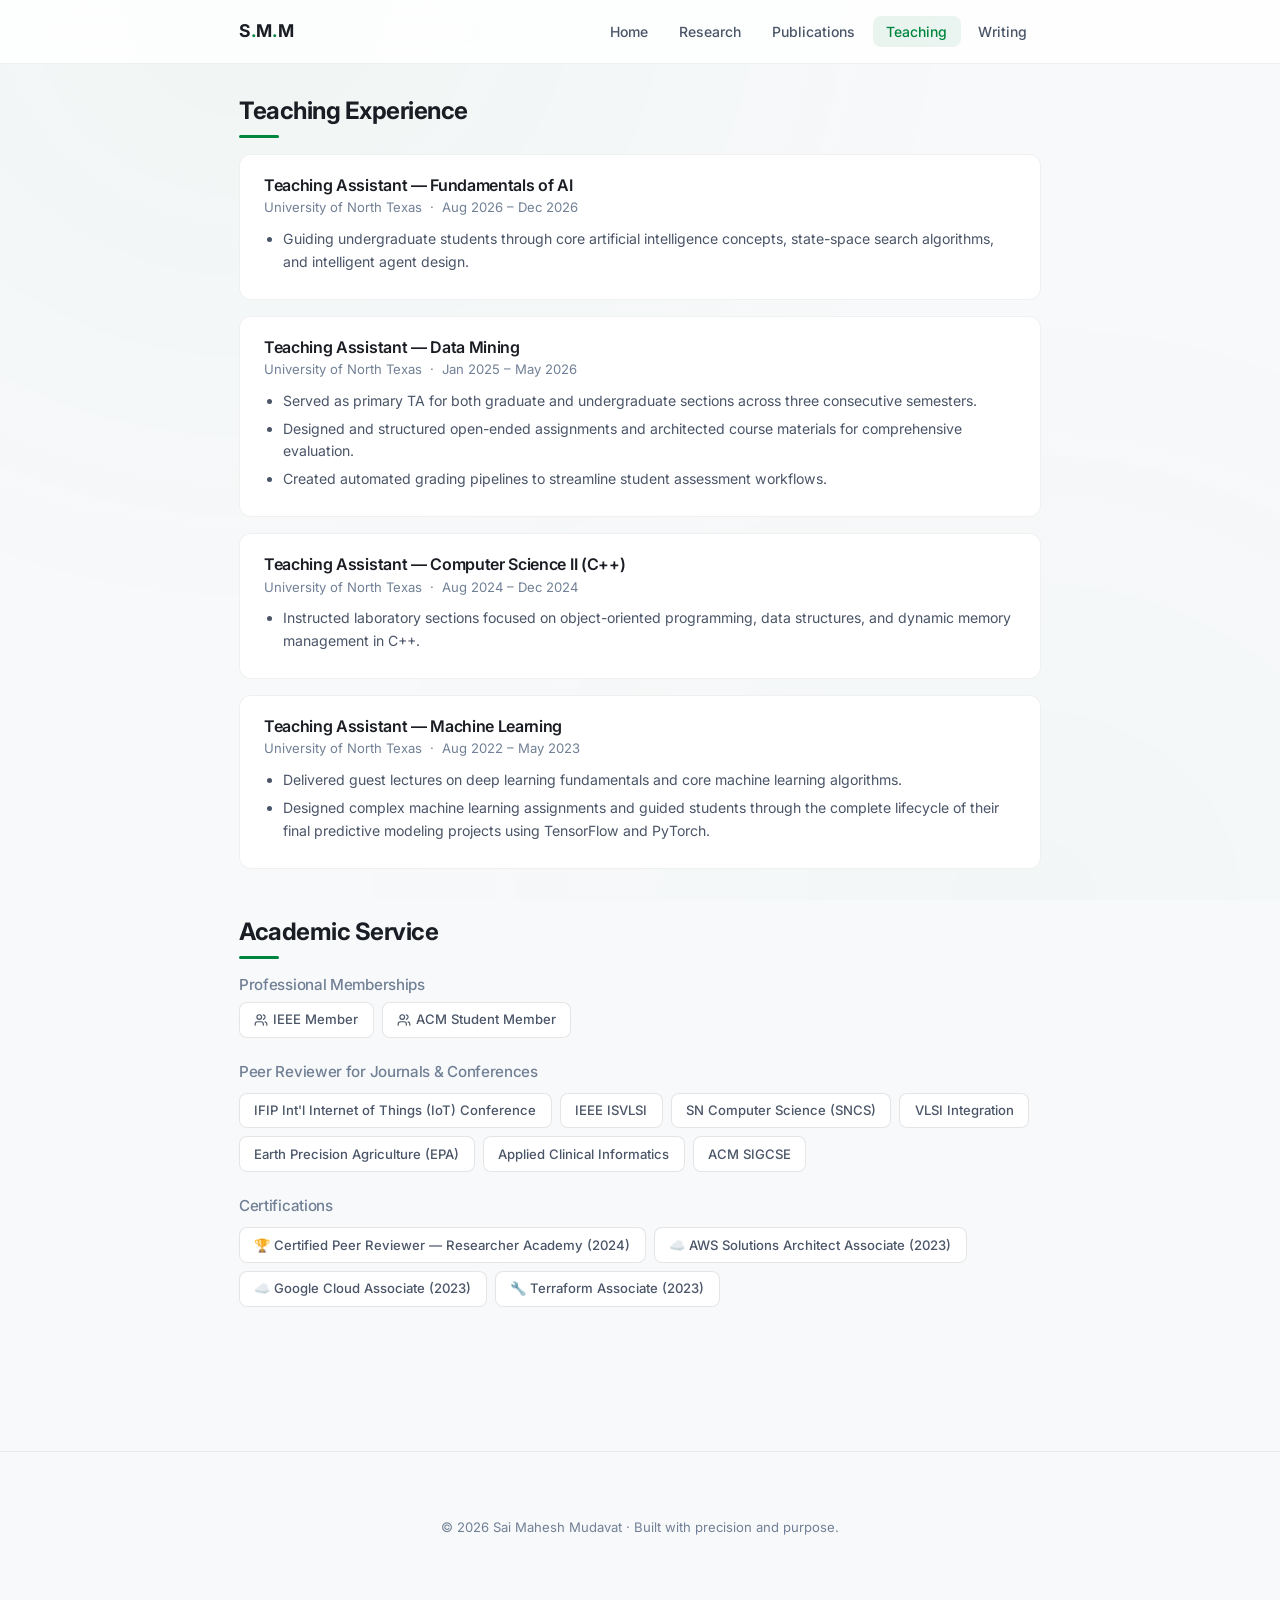
<file: teaching.html>
<!DOCTYPE html>
<html lang="en">
<head>
  <meta charset="UTF-8">
  <meta name="viewport" content="width=device-width, initial-scale=1.0">
  <title>Teaching & Service — Sai Mahesh Mudavat</title>
  <meta name="description" content="Teaching experience and academic service of Sai Mahesh Mudavat at the University of North Texas — TA for AI, Data Mining, Machine Learning, and C++.">
  <link rel="stylesheet" href="assets/css/style.css">
  <link rel="icon" href="data:image/svg+xml,<svg xmlns='http://www.w3.org/2000/svg' viewBox='0 0 100 100'><text y='.9em' font-size='90'>🧠</text></svg>">
</head>
<body>

  <!-- ====== Navigation ====== -->
  <nav class="navbar" id="navbar">
    <div class="nav-container">
      <a href="index.html" class="nav-logo">S<span>.</span>M<span>.</span>M</a>
      <button class="nav-toggle" id="navToggle" aria-label="Toggle navigation">
        <span></span><span></span><span></span>
      </button>
      <ul class="nav-links" id="navLinks">
        <li><a href="index.html">Home</a></li>
        <li><a href="research.html">Research</a></li>
        <li><a href="publications.html">Publications</a></li>
        <li><a href="teaching.html" class="active">Teaching</a></li>
        <li><a href="writing.html">Writing</a></li>
      </ul>
    </div>
  </nav>

  <!-- ====== Main Content ====== -->
  <main class="container page-content">

    <!-- Teaching Experience -->
    <section class="section reveal" id="teaching">
      <h2>Teaching Experience</h2>

      <div class="teaching-item">
        <h3>Teaching Assistant — Fundamentals of AI</h3>
        <div class="teaching-meta">
          <span>University of North Texas</span>
          <span>·</span>
          <span>Aug 2026 – Dec 2026</span>
        </div>
        <ul>
          <li>Guiding undergraduate students through core artificial intelligence concepts, state-space search algorithms, and intelligent agent design.</li>
        </ul>
      </div>

      <div class="teaching-item">
        <h3>Teaching Assistant — Data Mining</h3>
        <div class="teaching-meta">
          <span>University of North Texas</span>
          <span>·</span>
          <span>Jan 2025 – May 2026</span>
        </div>
        <ul>
          <li>Served as primary TA for both graduate and undergraduate sections across three consecutive semesters.</li>
          <li>Designed and structured open-ended assignments and architected course materials for comprehensive evaluation.</li>
          <li>Created automated grading pipelines to streamline student assessment workflows.</li>
        </ul>
      </div>

      <div class="teaching-item">
        <h3>Teaching Assistant — Computer Science II (C++)</h3>
        <div class="teaching-meta">
          <span>University of North Texas</span>
          <span>·</span>
          <span>Aug 2024 – Dec 2024</span>
        </div>
        <ul>
          <li>Instructed laboratory sections focused on object-oriented programming, data structures, and dynamic memory management in C++.</li>
        </ul>
      </div>

      <div class="teaching-item">
        <h3>Teaching Assistant — Machine Learning</h3>
        <div class="teaching-meta">
          <span>University of North Texas</span>
          <span>·</span>
          <span>Aug 2022 – May 2023</span>
        </div>
        <ul>
          <li>Delivered guest lectures on deep learning fundamentals and core machine learning algorithms.</li>
          <li>Designed complex machine learning assignments and guided students through the complete lifecycle of their final predictive modeling projects using TensorFlow and PyTorch.</li>
        </ul>
      </div>

    </section>

    <!-- Academic Service -->
    <section class="section reveal" id="service">
      <h2>Academic Service</h2>

      <h3 style="margin-bottom: 0.5rem; font-size: 0.95rem; color: var(--text-muted); font-weight: 500;">Professional Memberships</h3>
      <div class="service-grid" style="margin-bottom: 1.5rem;">
        <span class="service-badge">
          <svg width="14" height="14" viewBox="0 0 24 24" fill="none" stroke="currentColor" stroke-width="2" stroke-linecap="round" stroke-linejoin="round"><path d="M16 21v-2a4 4 0 0 0-4-4H6a4 4 0 0 0-4 4v2"/><circle cx="9" cy="7" r="4"/><path d="M22 21v-2a4 4 0 0 0-3-3.87"/><path d="M16 3.13a4 4 0 0 1 0 7.75"/></svg>
          IEEE Member
        </span>
        <span class="service-badge">
          <svg width="14" height="14" viewBox="0 0 24 24" fill="none" stroke="currentColor" stroke-width="2" stroke-linecap="round" stroke-linejoin="round"><path d="M16 21v-2a4 4 0 0 0-4-4H6a4 4 0 0 0-4 4v2"/><circle cx="9" cy="7" r="4"/><path d="M22 21v-2a4 4 0 0 0-3-3.87"/><path d="M16 3.13a4 4 0 0 1 0 7.75"/></svg>
          ACM Student Member
        </span>
      </div>

      <h3 style="margin-bottom: 0.75rem; font-size: 0.95rem; color: var(--text-muted); font-weight: 500;">Peer Reviewer for Journals &amp; Conferences</h3>
      <div class="service-grid">
        <span class="service-badge">IFIP Int'l Internet of Things (IoT) Conference</span>
        <span class="service-badge">IEEE ISVLSI</span>
        <span class="service-badge">SN Computer Science (SNCS)</span>
        <span class="service-badge">VLSI Integration</span>
        <span class="service-badge">Earth Precision Agriculture (EPA)</span>
        <span class="service-badge">Applied Clinical Informatics</span>
        <span class="service-badge">ACM SIGCSE</span>
      </div>

      <div style="margin-top: 1.5rem;">
        <h3 style="margin-bottom: 0.75rem; font-size: 0.95rem; color: var(--text-muted); font-weight: 500;">Certifications</h3>
        <div class="service-grid">
          <span class="service-badge">🏆 Certified Peer Reviewer — Researcher Academy (2024)</span>
          <span class="service-badge">☁️ AWS Solutions Architect Associate (2023)</span>
          <span class="service-badge">☁️ Google Cloud Associate (2023)</span>
          <span class="service-badge">🔧 Terraform Associate (2023)</span>
        </div>
      </div>
    </section>

  </main>

  <!-- ====== Footer ====== -->
  <footer class="footer">
    <div class="container">
      <p>&copy; 2026 Sai Mahesh Mudavat · Built with precision and purpose.</p>
    </div>
  </footer>

  <!-- ====== Scripts ====== -->
  <script>
    const navToggle = document.getElementById('navToggle');
    const navLinks = document.getElementById('navLinks');
    navToggle.addEventListener('click', () => navLinks.classList.toggle('show'));

    const navbar = document.getElementById('navbar');
    window.addEventListener('scroll', () => {
      navbar.classList.toggle('scrolled', window.scrollY > 10);
    });

    const revealEls = document.querySelectorAll('.reveal');
    const observer = new IntersectionObserver((entries) => {
      entries.forEach(entry => {
        if (entry.isIntersecting) {
          entry.target.classList.add('visible');
          observer.unobserve(entry.target);
        }
      });
    }, { threshold: 0.1 });
    revealEls.forEach(el => observer.observe(el));
  </script>

</body>
</html>
</file>
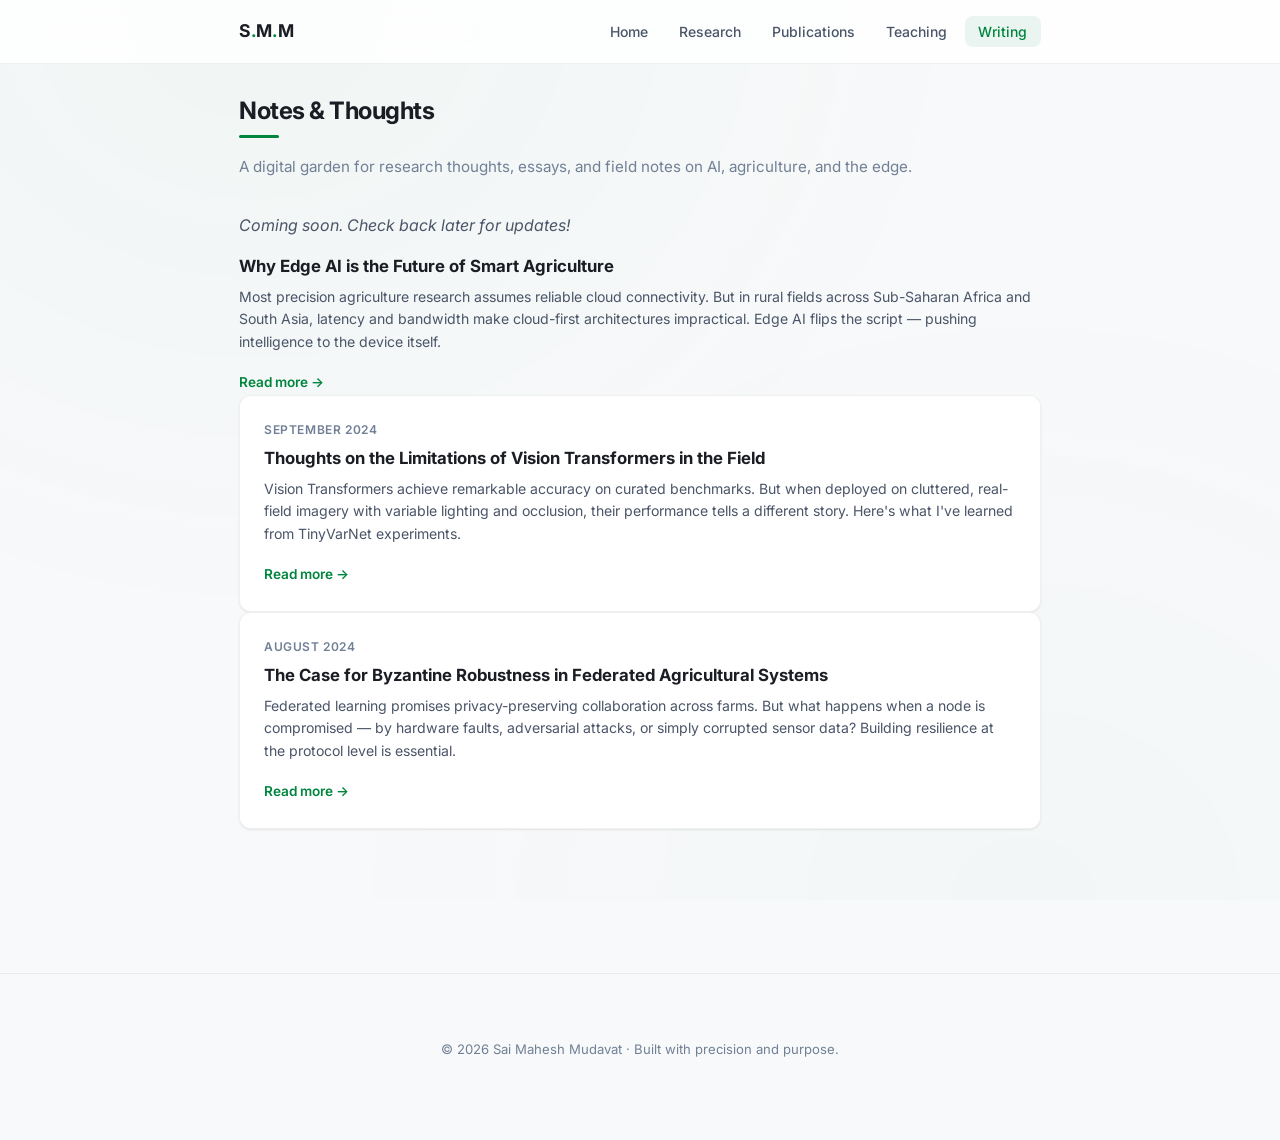
<file: writing.html>
<!DOCTYPE html>
<html lang="en">
<head>
  <meta charset="UTF-8">
  <meta name="viewport" content="width=device-width, initial-scale=1.0">
  <title>Writing & Thoughts — Sai Mahesh Mudavat</title>
  <meta name="description" content="Research thoughts, essays, and updates by Sai Mahesh Mudavat on Edge AI, Vision Transformers, and Smart Agriculture.">
  <link rel="stylesheet" href="assets/css/style.css">
  <link rel="icon" href="data:image/svg+xml,<svg xmlns='http://www.w3.org/2000/svg' viewBox='0 0 100 100'><text y='.9em' font-size='90'>🧠</text></svg>">
</head>
<body>

  <!-- ====== Navigation ====== -->
  <nav class="navbar" id="navbar">
    <div class="nav-container">
      <a href="index.html" class="nav-logo">S<span>.</span>M<span>.</span>M</a>
      <button class="nav-toggle" id="navToggle" aria-label="Toggle navigation">
        <span></span><span></span><span></span>
      </button>
      <ul class="nav-links" id="navLinks">
        <li><a href="index.html">Home</a></li>
        <li><a href="research.html">Research</a></li>
        <li><a href="publications.html">Publications</a></li>
        <li><a href="teaching.html">Teaching</a></li>
        <li><a href="writing.html" class="active">Writing</a></li>
      </ul>
    </div>
  </nav>

  <!-- ====== Main Content ====== -->
  <main class="container page-content">

    <section class="section reveal" id="writing">
      <h2>Notes &amp; Thoughts</h2>
      <p style="margin-bottom: 2rem; color: var(--text-muted); font-size: 0.95rem;">
        A digital garden for research thoughts, essays, and field notes on AI, agriculture, and the edge.
      </p>

      <div class="card-grid"><p><em>Coming soon. Check back later for updates!</em></p></div>
          <div class="writing-title">Why Edge AI is the Future of Smart Agriculture</div>
          <p class="writing-excerpt">
            Most precision agriculture research assumes reliable cloud connectivity. But in rural fields across 
            Sub-Saharan Africa and South Asia, latency and bandwidth make cloud-first architectures impractical. 
            Edge AI flips the script — pushing intelligence to the device itself.
          </p>
          <a href="#" class="read-more">Read more →</a>
        </div>

        <div class="writing-card">
          <div class="writing-date">September 2024</div>
          <div class="writing-title">Thoughts on the Limitations of Vision Transformers in the Field</div>
          <p class="writing-excerpt">
            Vision Transformers achieve remarkable accuracy on curated benchmarks. But when deployed on cluttered, 
            real-field imagery with variable lighting and occlusion, their performance tells a different story. 
            Here's what I've learned from TinyVarNet experiments.
          </p>
          <a href="#" class="read-more">Read more →</a>
        </div>

        <div class="writing-card">
          <div class="writing-date">August 2024</div>
          <div class="writing-title">The Case for Byzantine Robustness in Federated Agricultural Systems</div>
          <p class="writing-excerpt">
            Federated learning promises privacy-preserving collaboration across farms. But what happens when a 
            node is compromised — by hardware faults, adversarial attacks, or simply corrupted sensor data? 
            Building resilience at the protocol level is essential.
          </p>
          <a href="#" class="read-more">Read more →</a>
        </div>

      </div>
    </section>

  </main>

  <!-- ====== Footer ====== -->
  <footer class="footer">
    <div class="container">
      <p>&copy; 2026 Sai Mahesh Mudavat · Built with precision and purpose.</p>
    </div>
  </footer>

  <!-- ====== Scripts ====== -->
  <script>
    const navToggle = document.getElementById('navToggle');
    const navLinks = document.getElementById('navLinks');
    navToggle.addEventListener('click', () => navLinks.classList.toggle('show'));

    const navbar = document.getElementById('navbar');
    window.addEventListener('scroll', () => {
      navbar.classList.toggle('scrolled', window.scrollY > 10);
    });

    const revealEls = document.querySelectorAll('.reveal');
    const observer = new IntersectionObserver((entries) => {
      entries.forEach(entry => {
        if (entry.isIntersecting) {
          entry.target.classList.add('visible');
          observer.unobserve(entry.target);
        }
      });
    }, { threshold: 0.1 });
    revealEls.forEach(el => observer.observe(el));
  </script>

</body>
</html>
</file>
<file: assets/css/style.css>
/* ============================================================
   MAHESH PORTFOLIO — Premium Design System
   ============================================================ */

/* ---------- Google Fonts ---------- */
@import url('https://fonts.googleapis.com/css2?family=Inter:wght@300;400;500;600;700;800&display=swap');

/* ---------- CSS Variables ---------- */
:root {
  /* Colors */
  --bg-primary: #f8f9fa;
  --bg-secondary: #ffffff;
  --bg-dark: #0f1117;
  --text-primary: #1a1d23;
  --text-secondary: #4a5568;
  --text-muted: #718096;
  --accent: #00853E;
  --accent-light: rgba(0, 133, 62, 0.08);
  --accent-lighter: rgba(0, 133, 62, 0.04);
  --accent-hover: #006b32;
  --border: rgba(0, 0, 0, 0.06);
  --border-strong: rgba(0, 0, 0, 0.10);
  --shadow-sm: 0 1px 3px rgba(0, 0, 0, 0.04), 0 1px 2px rgba(0, 0, 0, 0.06);
  --shadow-md: 0 4px 12px rgba(0, 0, 0, 0.06), 0 2px 4px rgba(0, 0, 0, 0.04);
  --shadow-lg: 0 10px 30px rgba(0, 0, 0, 0.08), 0 4px 8px rgba(0, 0, 0, 0.04);
  --shadow-xl: 0 20px 50px rgba(0, 0, 0, 0.10);

  /* Typography */
  --font-family: 'Inter', -apple-system, BlinkMacSystemFont, 'Segoe UI', Roboto, sans-serif;
  --font-mono: 'JetBrains Mono', 'Fira Code', monospace;

  /* Spacing */
  --container-max: 850px;
  --nav-height: 64px;

  /* Transitions */
  --transition-fast: 0.15s cubic-bezier(0.4, 0, 0.2, 1);
  --transition-smooth: 0.3s cubic-bezier(0.4, 0, 0.2, 1);
  --transition-spring: 0.4s cubic-bezier(0.34, 1.56, 0.64, 1);
}

/* ---------- Reset & Global ---------- */
*,
*::before,
*::after {
  margin: 0;
  padding: 0;
  box-sizing: border-box;
}

html {
  scroll-behavior: smooth;
  -webkit-font-smoothing: antialiased;
  -moz-osx-font-smoothing: grayscale;
}

body {
  font-family: var(--font-family);
  font-size: 16px;
  line-height: 1.6;
  color: var(--text-primary);
  background-color: var(--bg-primary);
  min-height: 100vh;
  overflow-x: hidden;
}

/* Subtle animated background gradient */
body::before {
  content: '';
  position: fixed;
  top: 0;
  left: 0;
  width: 100%;
  height: 100%;
  background:
    radial-gradient(ellipse at 20% 0%, rgba(0, 133, 62, 0.03) 0%, transparent 50%),
    radial-gradient(ellipse at 80% 100%, rgba(0, 133, 62, 0.02) 0%, transparent 50%);
  pointer-events: none;
  z-index: -1;
}

/* ---------- Typography ---------- */
h1,
h2,
h3,
h4 {
  font-weight: 700;
  letter-spacing: -0.02em;
  color: var(--text-primary);
  line-height: 1.25;
}

h1 {
  font-size: 2.25rem;
  font-weight: 800;
  letter-spacing: -0.03em;
}

h2 {
  font-size: 1.5rem;
  font-weight: 700;
  margin-bottom: 1rem;
  position: relative;
  padding-bottom: 0.75rem;
}

h2::after {
  content: '';
  position: absolute;
  bottom: 0;
  left: 0;
  width: 40px;
  height: 3px;
  background: var(--accent);
  border-radius: 2px;
  transition: width var(--transition-smooth);
}

h2:hover::after {
  width: 60px;
}

h3 {
  font-size: 1.15rem;
  font-weight: 600;
}

p {
  color: var(--text-secondary);
  line-height: 1.7;
  margin-bottom: 1rem;
}

a {
  color: var(--accent);
  text-decoration: none;
  transition: color var(--transition-fast), opacity var(--transition-fast);
}

a:hover {
  color: var(--accent-hover);
}

/* ---------- Navigation ---------- */
.navbar {
  position: sticky;
  top: 0;
  z-index: 1000;
  background: rgba(255, 255, 255, 0.82);
  backdrop-filter: blur(20px) saturate(180%);
  -webkit-backdrop-filter: blur(20px) saturate(180%);
  border-bottom: 1px solid var(--border);
  height: var(--nav-height);
  transition: box-shadow var(--transition-smooth);
}

.navbar.scrolled {
  box-shadow: var(--shadow-sm);
}

.nav-container {
  max-width: var(--container-max);
  margin: 0 auto;
  padding: 0 1.5rem;
  height: 100%;
  display: flex;
  align-items: center;
  justify-content: space-between;
}

.nav-logo {
  font-size: 1.1rem;
  font-weight: 700;
  color: var(--text-primary);
  letter-spacing: -0.02em;
  transition: color var(--transition-fast);
}

.nav-logo:hover {
  color: var(--accent);
}

.nav-logo span {
  color: var(--accent);
}

.nav-links {
  display: flex;
  align-items: center;
  gap: 0.25rem;
  list-style: none;
}

.nav-links a {
  padding: 0.45rem 0.85rem;
  font-size: 0.875rem;
  font-weight: 500;
  color: var(--text-secondary);
  border-radius: 8px;
  transition: all var(--transition-smooth);
  position: relative;
}

.nav-links a:hover,
.nav-links a.active {
  color: var(--accent);
  background: var(--accent-light);
}

/* Mobile hamburger */
.nav-toggle {
  display: none;
  flex-direction: column;
  gap: 5px;
  cursor: pointer;
  padding: 4px;
  background: none;
  border: none;
}

.nav-toggle span {
  width: 22px;
  height: 2px;
  background: var(--text-primary);
  border-radius: 2px;
  transition: all var(--transition-smooth);
}

/* ---------- Container ---------- */
.container {
  max-width: var(--container-max);
  margin: 0 auto;
  padding: 2rem 1.5rem;
}

/* ---------- Hero / Header ---------- */
.hero {
  display: flex;
  align-items: center;
  gap: 2.5rem;
  padding: 3rem 0 2rem;
}

.hero-text {
  flex: 1;
}

.hero-text h1 {
  margin-bottom: 0.3rem;
}

.hero-subtitle {
  font-size: 1.05rem;
  color: var(--accent);
  font-weight: 500;
  margin-bottom: 0.15rem;
}

.hero-affiliation {
  font-size: 0.9rem;
  color: var(--text-muted);
  margin-bottom: 1.25rem;
  line-height: 1.5;
}

.hero-links {
  display: flex;
  gap: 0.75rem;
  flex-wrap: wrap;
}

.hero-links a {
  display: inline-flex;
  align-items: center;
  gap: 0.4rem;
  padding: 0.45rem 0.9rem;
  font-size: 0.82rem;
  font-weight: 500;
  color: var(--text-secondary);
  background: var(--bg-secondary);
  border: 1px solid var(--border-strong);
  border-radius: 100px;
  transition: all var(--transition-smooth);
}

.hero-links a:hover {
  color: var(--accent);
  border-color: var(--accent);
  background: var(--accent-lighter);
  transform: translateY(-1px);
  box-shadow: var(--shadow-sm);
}

.hero-links a svg {
  width: 15px;
  height: 15px;
  flex-shrink: 0;
}

/* ---------- Profile Image ---------- */
.profile-img {
  width: 150px;
  height: 150px;
  border-radius: 50%;
  object-fit: cover;
  border: 3px solid var(--bg-secondary);
  box-shadow: var(--shadow-lg), 0 0 0 1px var(--border);
  flex-shrink: 0;
  transition: transform var(--transition-spring), box-shadow var(--transition-smooth);
}

.profile-img:hover {
  transform: scale(1.04);
  box-shadow: var(--shadow-xl), 0 0 0 2px var(--accent);
}

/* ---------- Sections ---------- */
.section {
  margin-bottom: 3rem;
  animation: fadeInUp 0.6s ease both;
}

.section:nth-child(2) {
  animation-delay: 0.1s;
}

.section:nth-child(3) {
  animation-delay: 0.2s;
}

.section:nth-child(4) {
  animation-delay: 0.3s;
}

@keyframes fadeInUp {
  from {
    opacity: 0;
    transform: translateY(16px);
  }

  to {
    opacity: 1;
    transform: translateY(0);
  }
}

/* ---------- Card ---------- */
.card {
  background: var(--bg-secondary);
  border: 1px solid var(--border);
  border-radius: 12px;
  padding: 1.5rem;
  box-shadow: var(--shadow-sm);
  transition: all var(--transition-smooth);
  position: relative;
  overflow: hidden;
}

.card::before {
  content: '';
  position: absolute;
  top: 0;
  left: 0;
  right: 0;
  height: 3px;
  background: linear-gradient(90deg, var(--accent), #2dd4bf);
  opacity: 0;
  transition: opacity var(--transition-smooth);
}

.card:hover {
  transform: translateY(-3px);
  box-shadow: var(--shadow-lg);
  border-color: rgba(0, 133, 62, 0.15);
}

.card:hover::before {
  opacity: 1;
}

.card+.card {
  margin-top: 1.25rem;
}

.card h3 {
  margin-bottom: 0.6rem;
}

.card p {
  font-size: 0.92rem;
}

/* ---------- Impact Box (Publications) ---------- */
.impact-box {
  background: rgba(0, 133, 62, 0.05);
  border-left: 3px solid var(--accent);
  padding: 0.75rem 1rem;
  border-radius: 0 8px 8px 0;
  margin-top: 0.75rem;
  font-size: 0.85rem;
  color: var(--text-secondary);
  line-height: 1.6;
}

.impact-box strong {
  color: var(--accent);
  font-weight: 600;
}

/* ---------- Tags / Pills ---------- */
.tags {
  display: flex;
  flex-wrap: wrap;
  gap: 0.5rem;
  margin-top: 1rem;
}

.tag {
  display: inline-flex;
  align-items: center;
  padding: 0.35rem 0.85rem;
  font-size: 0.78rem;
  font-weight: 500;
  color: var(--accent);
  background: var(--accent-light);
  border: 1px solid rgba(0, 133, 62, 0.12);
  border-radius: 100px;
  transition: all var(--transition-smooth);
  cursor: default;
}

.tag:hover {
  background: rgba(0, 133, 62, 0.14);
  transform: translateY(-1px);
  box-shadow: var(--shadow-sm);
}

/* ---------- Timeline (News) ---------- */
.timeline {
  position: relative;
  padding-left: 1.75rem;
}

.timeline::before {
  content: '';
  position: absolute;
  left: 0;
  top: 0.5rem;
  bottom: 0.5rem;
  width: 2px;
  background: linear-gradient(180deg, var(--accent), rgba(0, 133, 62, 0.15));
  border-radius: 2px;
}

.timeline-item {
  position: relative;
  padding-bottom: 1.5rem;
}

.timeline-item:last-child {
  padding-bottom: 0;
}

.timeline-item::before {
  content: '';
  position: absolute;
  left: -1.75rem;
  top: 0.45rem;
  width: 10px;
  height: 10px;
  border-radius: 50%;
  background: var(--accent);
  border: 2px solid var(--bg-primary);
  box-shadow: 0 0 0 3px var(--accent-light);
  transition: transform var(--transition-spring);
}

.timeline-item:hover::before {
  transform: scale(1.3);
}

.timeline-date {
  font-size: 0.78rem;
  font-weight: 600;
  color: var(--accent);
  text-transform: uppercase;
  letter-spacing: 0.04em;
  margin-bottom: 0.25rem;
}

.timeline-content {
  font-size: 0.92rem;
  color: var(--text-secondary);
}

/* ---------- Publication List ---------- */
.pub-item {
  padding: 1.25rem 0;
  border-bottom: 1px solid var(--border);
  transition: background var(--transition-smooth);
}

.pub-item:last-child {
  border-bottom: none;
}

.pub-item:hover {
  background: var(--accent-lighter);
  margin-left: -1rem;
  margin-right: -1rem;
  padding-left: 1rem;
  padding-right: 1rem;
  border-radius: 8px;
}

.pub-item .authors {
  font-size: 0.9rem;
  color: var(--text-secondary);
  margin-bottom: 0.2rem;
}

.pub-item .title {
  font-size: 0.95rem;
  font-weight: 600;
  color: var(--text-primary);
  margin-bottom: 0.2rem;
}

.pub-item .venue {
  font-size: 0.85rem;
  color: var(--text-muted);
  font-style: italic;
}

.pub-item .author-highlight {
  font-weight: 700;
  color: var(--text-primary);
}

/* ---------- Grid Layouts ---------- */
.card-grid {
  display: grid;
  grid-template-columns: repeat(auto-fit, minmax(280px, 1fr));
  gap: 1.25rem;
}

.card-grid .card+.card {
  margin-top: 0;
}

/* ---------- Teaching List ---------- */
.teaching-item {
  background: var(--bg-secondary);
  border: 1px solid var(--border);
  border-radius: 12px;
  padding: 1.25rem 1.5rem;
  margin-bottom: 1rem;
  transition: all var(--transition-smooth);
  position: relative;
}

.teaching-item:hover {
  box-shadow: var(--shadow-md);
  border-color: rgba(0, 133, 62, 0.15);
}

.teaching-item h3 {
  font-size: 1rem;
  margin-bottom: 0.15rem;
}

.teaching-meta {
  font-size: 0.82rem;
  color: var(--text-muted);
  margin-bottom: 0.6rem;
  display: flex;
  align-items: center;
  gap: 0.5rem;
}

.teaching-item ul {
  padding-left: 1.2rem;
  margin: 0;
}

.teaching-item li {
  font-size: 0.88rem;
  color: var(--text-secondary);
  line-height: 1.6;
  margin-bottom: 0.35rem;
}

/* ---------- Service inline grid ---------- */
.service-grid {
  display: flex;
  flex-wrap: wrap;
  gap: 0.5rem;
}

.service-badge {
  display: inline-flex;
  align-items: center;
  gap: 0.3rem;
  padding: 0.4rem 0.9rem;
  font-size: 0.82rem;
  font-weight: 500;
  color: var(--text-secondary);
  background: var(--bg-secondary);
  border: 1px solid var(--border-strong);
  border-radius: 8px;
  transition: all var(--transition-smooth);
}

.service-badge:hover {
  border-color: var(--accent);
  color: var(--accent);
  background: var(--accent-lighter);
  transform: translateY(-1px);
}

/* ---------- Writing / Blog cards ---------- */
.writing-card {
  background: var(--bg-secondary);
  border: 1px solid var(--border);
  border-radius: 12px;
  padding: 1.5rem;
  box-shadow: var(--shadow-sm);
  transition: all var(--transition-smooth);
  position: relative;
  overflow: hidden;
}

.writing-card::after {
  content: '';
  position: absolute;
  bottom: 0;
  left: 0;
  right: 0;
  height: 3px;
  background: linear-gradient(90deg, var(--accent), #22d3ee);
  transform: scaleX(0);
  transition: transform var(--transition-smooth);
  transform-origin: left;
}

.writing-card:hover {
  transform: translateY(-4px);
  box-shadow: var(--shadow-lg);
}

.writing-card:hover::after {
  transform: scaleX(1);
}

.writing-date {
  font-size: 0.75rem;
  font-weight: 600;
  color: var(--text-muted);
  text-transform: uppercase;
  letter-spacing: 0.05em;
  margin-bottom: 0.5rem;
}

.writing-title {
  font-size: 1.05rem;
  font-weight: 700;
  color: var(--text-primary);
  margin-bottom: 0.5rem;
  line-height: 1.35;
}

.writing-excerpt {
  font-size: 0.88rem;
  color: var(--text-secondary);
  margin-bottom: 1rem;
  line-height: 1.6;
}

.read-more {
  font-size: 0.85rem;
  font-weight: 600;
  color: var(--accent);
  display: inline-flex;
  align-items: center;
  gap: 0.3rem;
  transition: gap var(--transition-smooth), color var(--transition-fast);
}

.read-more:hover {
  gap: 0.6rem;
  color: var(--accent-hover);
}

/* ---------- Highlight / Vision Box ---------- */
.vision-box {
  background: linear-gradient(135deg, var(--accent-light), rgba(0, 133, 62, 0.02));
  border: 1px solid rgba(0, 133, 62, 0.12);
  border-left: 4px solid var(--accent);
  border-radius: 0 12px 12px 0;
  padding: 1.5rem;
  margin-top: 1.5rem;
  position: relative;
}

.vision-box::before {
  content: '🌱';
  position: absolute;
  top: 1rem;
  right: 1rem;
  font-size: 1.5rem;
  opacity: 0.5;
}

.vision-box p {
  font-size: 0.95rem;
  color: var(--text-secondary);
  font-style: italic;
}

/* ---------- Footer ---------- */
.footer {
  margin-top: 4rem;
  padding: 2rem 0;
  border-top: 1px solid var(--border);
  text-align: center;
}

.footer p {
  font-size: 0.82rem;
  color: var(--text-muted);
}

.footer a {
  font-weight: 500;
}

/* ---------- Responsive ---------- */
@media (max-width: 768px) {
  h1 {
    font-size: 1.75rem;
  }

  h2 {
    font-size: 1.25rem;
  }

  .hero {
    flex-direction: column-reverse;
    text-align: center;
    gap: 1.5rem;
    padding: 2rem 0 1.5rem;
  }

  .hero-links {
    justify-content: center;
  }

  .profile-img {
    width: 120px;
    height: 120px;
  }

  .card-grid {
    grid-template-columns: 1fr;
  }

  .container {
    padding: 1.5rem 1rem;
  }

  /* Mobile nav */
  .nav-links {
    display: none;
    position: absolute;
    top: var(--nav-height);
    left: 0;
    right: 0;
    background: rgba(255, 255, 255, 0.98);
    backdrop-filter: blur(20px);
    flex-direction: column;
    padding: 1rem;
    border-bottom: 1px solid var(--border);
    box-shadow: var(--shadow-md);
  }

  .nav-links.show {
    display: flex;
  }

  .nav-toggle {
    display: flex;
  }
}

@media (max-width: 480px) {
  h1 {
    font-size: 1.5rem;
  }

  .hero-links a {
    font-size: 0.75rem;
    padding: 0.35rem 0.7rem;
  }
}

/* ---------- Page transition ---------- */
.page-content {
  animation: pageIn 0.5s ease both;
}

@keyframes pageIn {
  from {
    opacity: 0;
    transform: translateY(10px);
  }

  to {
    opacity: 1;
    transform: translateY(0);
  }
}

/* ---------- Scroll reveal utility ---------- */
.reveal {
  opacity: 0;
  transform: translateY(20px);
  transition: all 0.6s cubic-bezier(0.4, 0, 0.2, 1);
}

.reveal.visible {
  opacity: 1;
  transform: translateY(0);
}

/* ---------- Selection ---------- */
::selection {
  background: rgba(0, 133, 62, 0.15);
  color: var(--text-primary);
}
</file>
